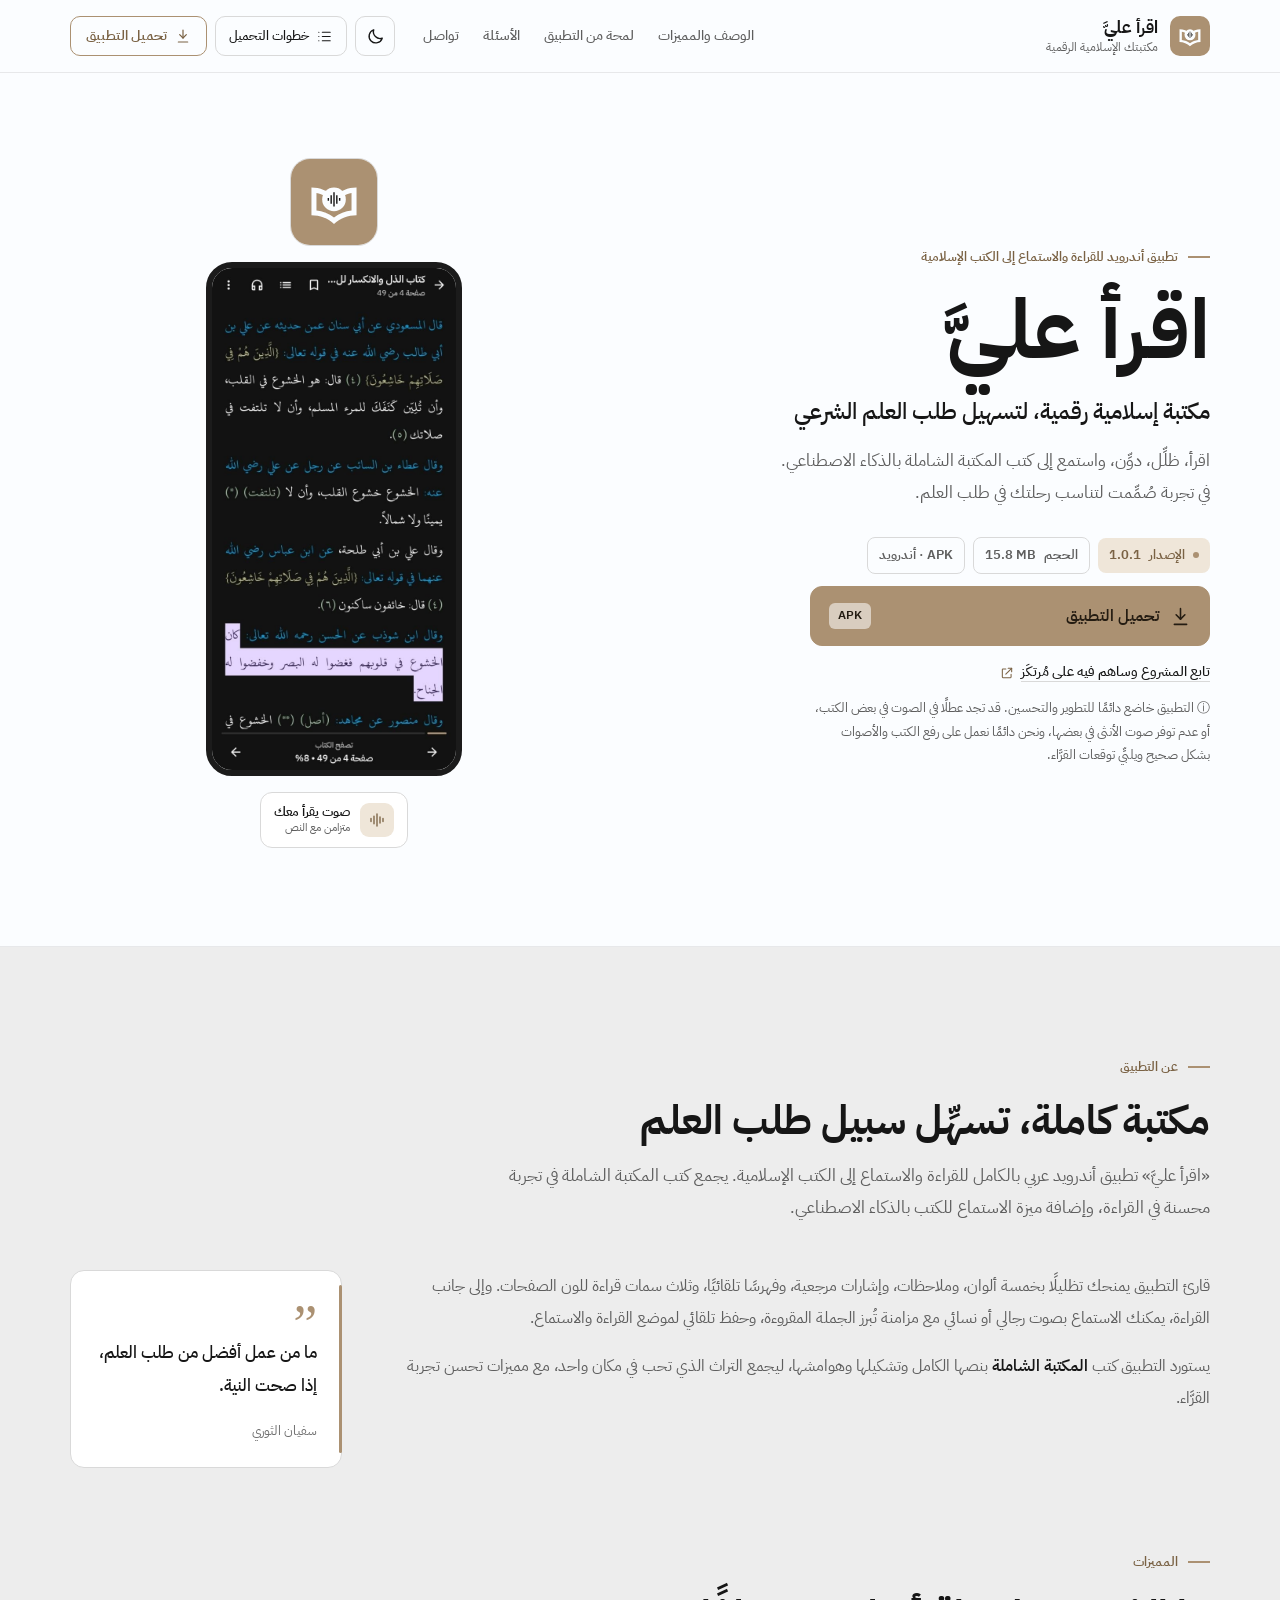
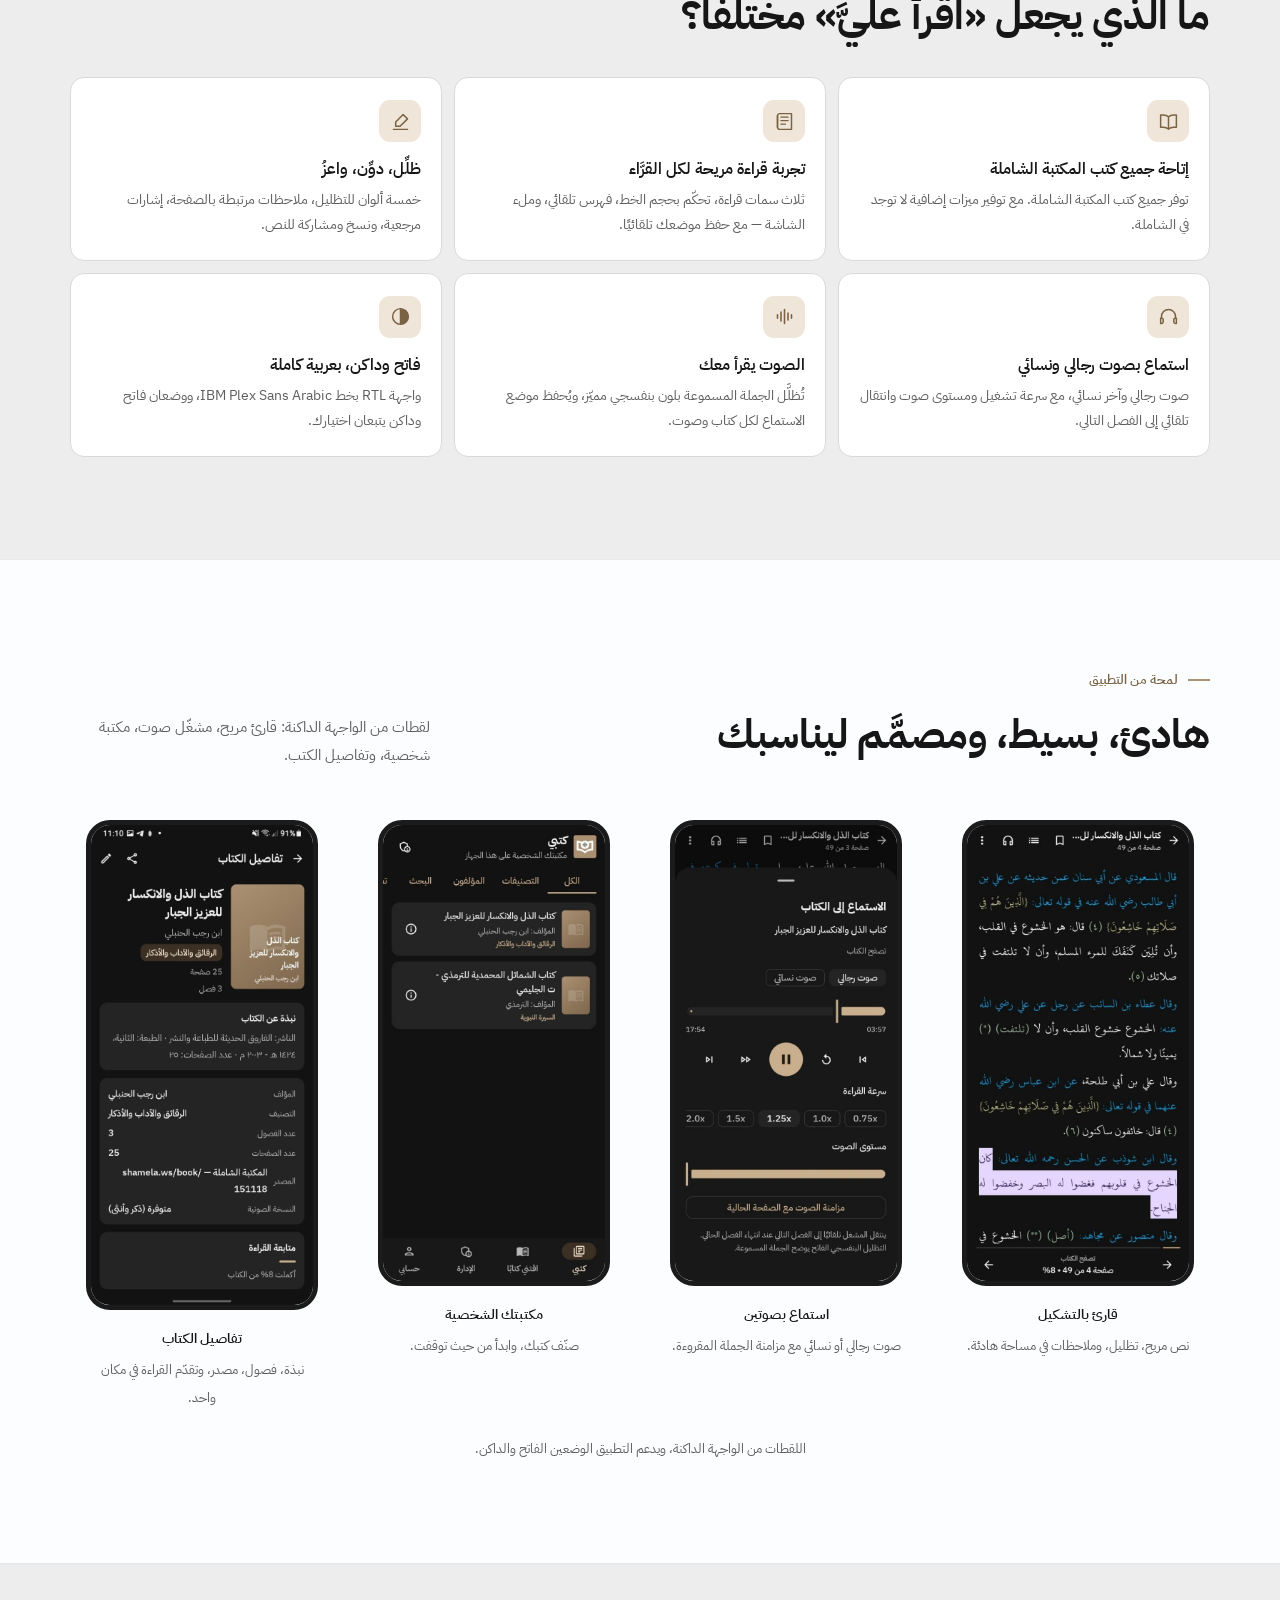
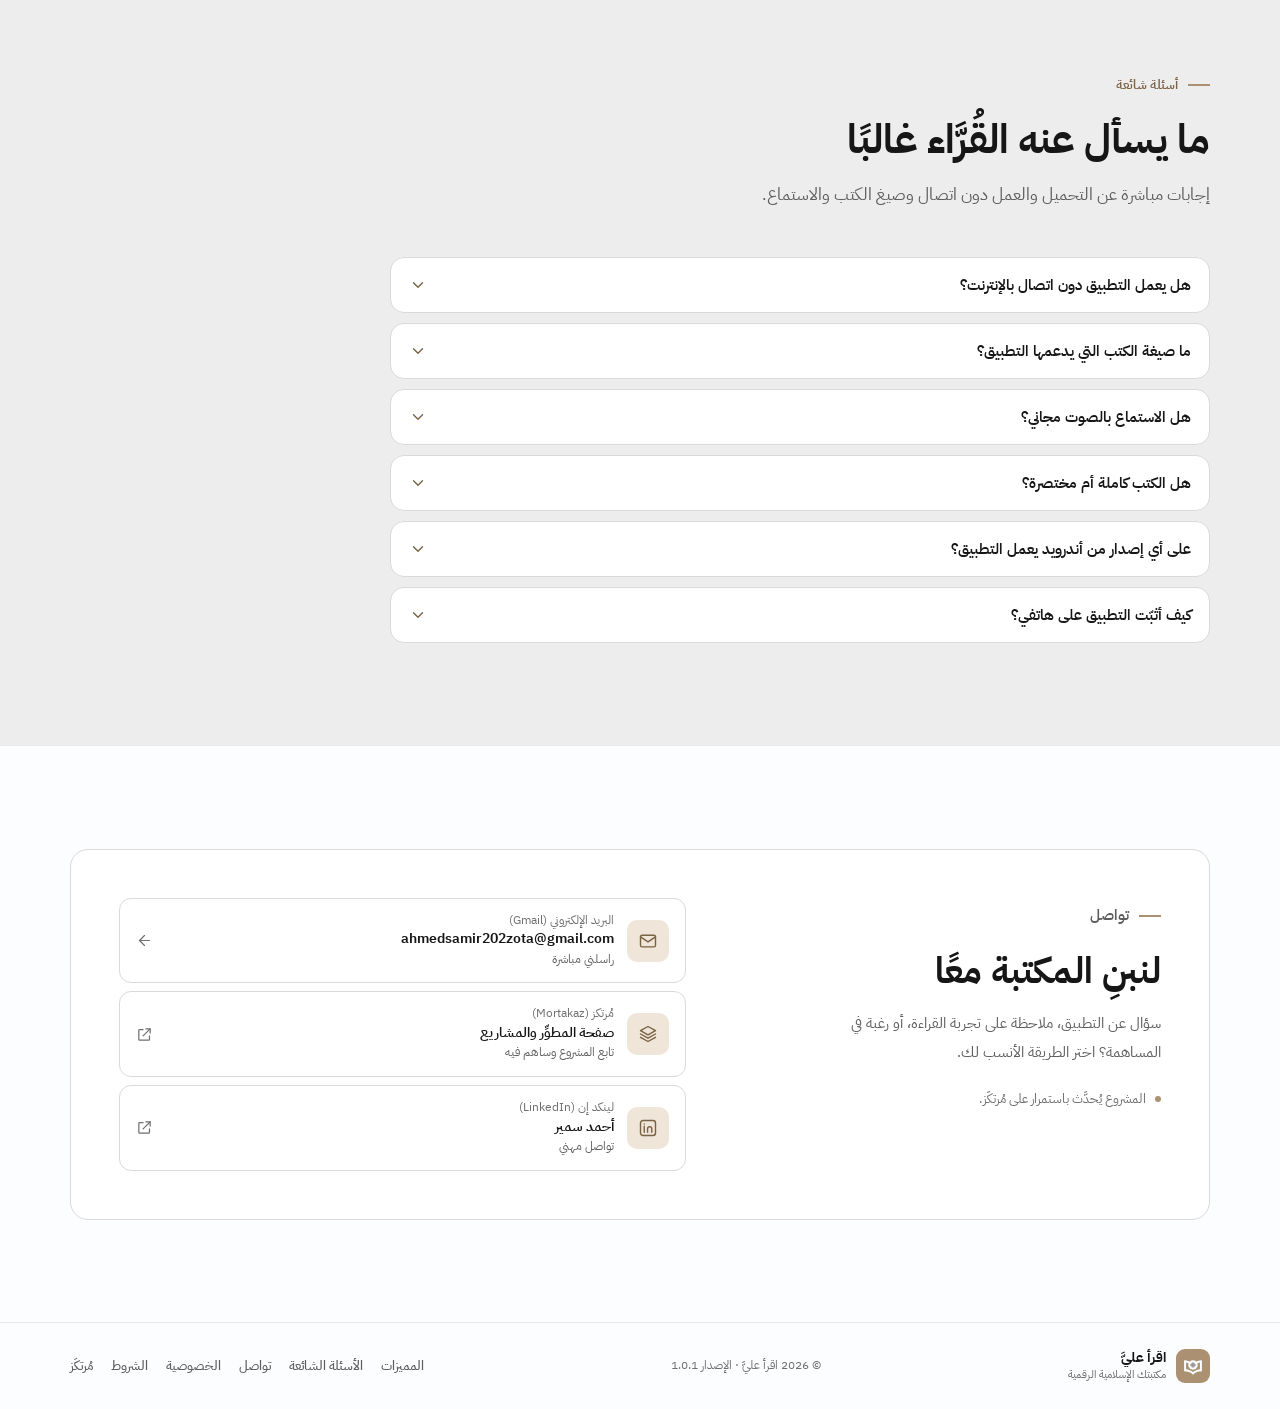
<file: index.html>
<!doctype html>
<html lang="ar" dir="rtl" data-theme="light">
<head>
  <meta charset="utf-8">
  <meta name="viewport" content="width=device-width, initial-scale=1">

  <title>اقرأ عليَّ | تطبيق قراءة واستماع لكتب المكتبة الشاملة</title>
  <meta name="description" content="اقرأ عليَّ تطبيق أندرويد عربي للقراءة والاستماع إلى الكتب الإسلامية: مكتبة عامة وشخصية، قارئ مريح، تظليل وملاحظات، وصوت رجالي ونسائي مع مزامنة النص. الإصدار 1.0.1.">
  <meta name="robots" content="index, follow, max-image-preview:large">
  <link rel="canonical" href="https://iqra-aly.asm-mdd.workers.dev/">
  <meta name="google-site-verification" content="RjCvOKOdCqVKqcRCB-uAg53ATbM7XpCvHMtxi2iY5dQ">
  <meta name="author" content="اقرأ عليَّ">
  <meta name="theme-color" content="#FBFDFF">
  <meta name="color-scheme" content="light dark">

  <link rel="icon" href="assets/img/logo.svg" type="image/svg+xml">
  <link rel="apple-touch-icon" href="assets/img/logo.png">

  <!-- Open Graph — استبدل https://iqra-aly.asm-mdd.workers.dev بدومين الموقع النهائي -->
  <meta property="og:type" content="website">
  <meta property="og:locale" content="ar_AR">
  <meta property="og:site_name" content="اقرأ عليَّ">
  <meta property="og:url" content="https://iqra-aly.asm-mdd.workers.dev/">
  <meta property="og:title" content="اقرأ عليَّ | تطبيق قراءة واستماع لكتب المكتبة الشاملة">
  <meta property="og:description" content="مكتبة إسلامية رقمية لتسهيل طلب العلم الشرعي: اقرأ، ظلِّل، دوِّن، واستمع إلى كتب المكتبة الشاملة بالذكاء الاصطناعي. الإصدار 1.0.1.">
  <meta property="og:image" content="https://iqra-aly.asm-mdd.workers.dev/assets/img/og-cover.png">
  <meta property="og:image:type" content="image/png">
  <meta property="og:image:width" content="1200">
  <meta property="og:image:height" content="630">
  <meta property="og:image:alt" content="اقرأ عليَّ — تطبيق لقراءة كتب المكتبة الشاملة والاستماع إليها">
  <meta name="twitter:card" content="summary_large_image">
  <meta name="twitter:title" content="اقرأ عليَّ | تطبيق قراءة واستماع لكتب المكتبة الشاملة">
  <meta name="twitter:description" content="تطبيق أندرويد عربي للقراءة والاستماع إلى الكتب الإسلامية. الإصدار 1.0.1.">
  <meta name="twitter:image" content="https://iqra-aly.asm-mdd.workers.dev/assets/img/og-cover.png">
  <meta name="twitter:image:alt" content="اقرأ عليَّ — تطبيق لقراءة كتب المكتبة الشاملة والاستماع إليها">

  <script>
    /* ضبط السمة قبل الرسم لمنع وميض الوضع الفاتح. */
    (function () {
      var root = document.documentElement;
      root.classList.add('js');
      try {
        var saved = localStorage.getItem('iqraaly-theme');
        var theme = saved || (window.matchMedia && window.matchMedia('(prefers-color-scheme: dark)').matches ? 'dark' : 'light');
        root.setAttribute('data-theme', theme);
        root.style.colorScheme = theme;
      } catch (e) { /* تجاهل */ }
    })();
  </script>

  <link rel="preload" href="assets/fonts/ibm-plex-sans-arabic-400-arabic.woff2" as="font" type="font/woff2" crossorigin>
  <link rel="preload" href="assets/fonts/ibm-plex-sans-arabic-700-arabic.woff2" as="font" type="font/woff2" crossorigin>

  <link rel="stylesheet" href="assets/css/styles.css">

  <script type="application/ld+json">
  {
    "@context": "https://schema.org",
    "@type": "MobileApplication",
    "name": "اقرأ عليَّ",
    "alternateName": "Iqraaly",
    "keywords": [
      "كتب المكتبة الشاملة",
      "تطبيق كتب إسلامية",
      "قراءة الكتب الإسلامية",
      "الاستماع إلى الكتب",
      "تحويل النص إلى صوت",
      "قارئ كتب عربي",
      "كتب إسلامية بدون إنترنت"
    ],
    "description": "تطبيق أندرويد عربي للقراءة والاستماع إلى الكتب الإسلامية: مكتبة عامة وشخصية، قارئ مريح، تظليل وملاحظات، وصوت رجالي ونسائي مع مزامنة النص.",
    "url": "https://iqra-aly.asm-mdd.workers.dev/",
    "downloadUrl": "https://iqra-aly.asm-mdd.workers.dev/downloads/iqraaly-1.0.1.apk",
    "softwareVersion": "1.0.1",
    "fileSize": "15.8 MB",
    "operatingSystem": "Android 8.0+",
    "applicationCategory": "EducationalApplication",
    "applicationSubCategory": "Islamic books and audiobooks",
    "inLanguage": "ar",
    "isAccessibleForFree": true,
    "offers": {
      "@type": "Offer",
      "price": "0",
      "priceCurrency": "USD"
    },
    "image": "https://iqra-aly.asm-mdd.workers.dev/assets/img/og-cover.png",
    "screenshot": [
      "https://iqra-aly.asm-mdd.workers.dev/assets/img/reader-dark.jpg",
      "https://iqra-aly.asm-mdd.workers.dev/assets/img/audio-dark.jpg",
      "https://iqra-aly.asm-mdd.workers.dev/assets/img/library-list-dark.jpg",
      "https://iqra-aly.asm-mdd.workers.dev/assets/img/details-dark.jpg"
    ],
    "featureList": [
      "قراءة كتب المكتبة الشاملة بالتشكيل والهوامش",
      "الاستماع بصوت رجالي أو نسائي مع مزامنة الجملة المقروءة",
      "تظليل بخمسة ألوان وملاحظات وإشارات مرجعية",
      "وضعان فاتح وداكن بواجهة عربية كاملة"
    ],
    "publisher": {
      "@type": "Organization",
      "name": "اقرأ عليَّ",
      "url": "https://iqra-aly.asm-mdd.workers.dev/",
      "sameAs": [
        "https://www.mortakaz.com/projects/6af4cbbdf67f21ddeceb5f0e",
        "https://www.linkedin.com/in/ahmed-samir-mdd"
      ]
    }
  }
  </script>

  <script type="application/ld+json">
  {
    "@context": "https://schema.org",
    "@type": "FAQPage",
    "inLanguage": "ar",
    "mainEntity": [
      {
        "@type": "Question",
        "name": "هل يعمل التطبيق دون اتصال بالإنترنت؟",
        "acceptedAnswer": {
          "@type": "Answer",
          "text": "نعم، جزئيًا: الكتب التي حمّلتها تُقرأ دون اتصال، ويمكنك تحميل الصوت داخل التطبيق للاستماع إليه دون اتصال. أما تحميل كتاب جديد أو صوت جديد فيحتاج إلى اتصال بالإنترنت."
        }
      },
      {
        "@type": "Question",
        "name": "ما صيغة الكتب التي يدعمها التطبيق؟",
        "acceptedAnswer": {
          "@type": "Answer",
          "text": "يدعم التطبيق حاليًا كتب المكتبة الشاملة بنصها الكامل وتشكيلها وهوامشها، ولا يدعم صيغًا أخرى مثل PDF في الوقت الحالي."
        }
      },
      {
        "@type": "Question",
        "name": "هل الاستماع بالصوت مجاني؟",
        "acceptedAnswer": {
          "@type": "Answer",
          "text": "نعم، الاستماع مجاني بالكامل، بصوت رجالي أو نسائي، دون اشتراك أو دفع."
        }
      },
      {
        "@type": "Question",
        "name": "هل الكتب كاملة أم مختصرة؟",
        "acceptedAnswer": {
          "@type": "Answer",
          "text": "النص كامل كما في المكتبة الشاملة، مع التشكيل والهوامش، دون اختصار."
        }
      },
      {
        "@type": "Question",
        "name": "على أي إصدار من أندرويد يعمل التطبيق؟",
        "acceptedAnswer": {
          "@type": "Answer",
          "text": "يعمل على أندرويد 8.0 وما فوق."
        }
      },
      {
        "@type": "Question",
        "name": "كيف أثبّت التطبيق على هاتفي؟",
        "acceptedAnswer": {
          "@type": "Answer",
          "text": "نزّل ملف APK من أعلى الصفحة، ثم افتحه واضغط «تثبيت». وإذا أظهر Play Protect تحذيرًا، اضغط «مزيد من التفاصيل» ثم «تثبيت على أي حال». واسمح بتثبيت التطبيقات من هذا المصدر إن طلب منك النظام ذلك. تجد الخطوات مفصّلة في زر «خطوات التحميل» أعلى الصفحة."
        }
      }
    ]
  }
  </script>
</head>
<body>
  <a class="skip-link" href="#main">تجاوز إلى المحتوى</a>

  <header class="site-header" id="siteHeader">
    <div class="container header-inner">
      <a class="brand" href="#top" aria-label="اقرأ عليَّ — أعلى الصفحة">
        <img class="brand-logo" src="assets/img/logo.svg" alt="" width="44" height="44">
        <span class="brand-copy">
          <span class="brand-name">اقرأ عليَّ</span>
          <span class="brand-tag">مكتبتك الإسلامية الرقمية</span>
        </span>
      </a>

      <nav class="site-nav" aria-label="التنقل الرئيسي">
        <a href="#about">الوصف والمميزات</a>
        <a href="#preview">لمحة من التطبيق</a>
        <a href="#faq">الأسئلة</a>
        <a href="#contact">تواصل</a>
      </nav>

      <div class="header-actions">
        <button class="theme-toggle" type="button" aria-label="التبديل إلى الوضع الداكن" aria-pressed="false" title="تبديل الوضع الفاتح والداكن">
          <svg class="icon icon-moon" viewBox="0 0 24 24" fill="none" stroke="currentColor" stroke-width="1.7" stroke-linecap="round" stroke-linejoin="round" aria-hidden="true">
            <path d="M20.5 14.2A8.5 8.5 0 0 1 9.8 3.5 8.5 8.5 0 1 0 20.5 14.2Z"/>
          </svg>
          <svg class="icon icon-sun" viewBox="0 0 24 24" fill="none" stroke="currentColor" stroke-width="1.7" stroke-linecap="round" stroke-linejoin="round" aria-hidden="true">
            <circle cx="12" cy="12" r="4"/>
            <path d="M12 2v2M12 20v2M4.93 4.93l1.42 1.42M17.65 17.65l1.42 1.42M2 12h2M20 12h2M4.93 19.07l1.42-1.42M17.65 6.35l1.42-1.42"/>
          </svg>
        </button>

        <button class="btn-steps" type="button" data-steps-open aria-haspopup="dialog" aria-controls="stepsModal" aria-label="خطوات التحميل" title="خطوات تحميل التطبيق وتثبيته">
          <svg viewBox="0 0 24 24" fill="none" stroke="currentColor" stroke-width="1.7" stroke-linecap="round" stroke-linejoin="round" aria-hidden="true">
            <path d="M9 6h11M9 12h11M9 18h11"/>
            <path d="M4 6h.01M4 12h.01M4 18h.01"/>
          </svg>
          <span>خطوات التحميل</span>
        </button>

        <a class="header-cta" href="#download">
          <svg viewBox="0 0 24 24" fill="none" stroke="currentColor" stroke-width="1.8" stroke-linecap="round" stroke-linejoin="round" aria-hidden="true">
            <path d="M12 3v12"/><path d="m7 10 5 5 5-5"/><path d="M5 21h14"/>
          </svg>
          <span>تحميل التطبيق</span>
        </a>
      </div>
    </div>
  </header>

  <main id="main">
    <!-- ===== القسم الأساسي ===== -->
    <section class="hero" id="top">
      <div class="container hero-grid">
        <div class="hero-copy">
          <p class="eyebrow" style="--d:0ms">تطبيق أندرويد للقراءة والاستماع إلى الكتب الإسلامية</p>
          <h1 style="--d:70ms">اقرأ عليَّ</h1>
          <p class="hero-tagline" style="--d:130ms">مكتبة إسلامية رقمية، لتسهيل طلب العلم الشرعي</p>
          <p class="hero-desc" style="--d:190ms">
            اقرأ، ظلِّل، دوِّن، واستمع إلى كتب المكتبة الشاملة بالذكاء الاصطناعي. في تجربة صُمِّمت لتناسب رحلتك في طلب العلم.
          </p>

          <div class="download-box" id="download" style="--d:250ms">
            <div class="version-row">
              <span class="version-pill">
                <span class="status-dot" aria-hidden="true"></span>
                الإصدار <bdi data-version>1.0.1</bdi>
              </span>
              <span class="meta-pill">الحجم <bdi data-apk-size>15.8 MB</bdi></span>
              <span class="meta-pill">APK · أندرويد</span>
            </div>

            <button class="btn-download" id="downloadBtn" type="button" aria-describedby="downloadNote">
              <svg viewBox="0 0 24 24" fill="none" stroke="currentColor" stroke-width="1.8" stroke-linecap="round" stroke-linejoin="round" aria-hidden="true">
                <path d="M12 3v12"/><path d="m7 10 5 5 5-5"/><path d="M5 21h14"/>
              </svg>
              <span class="btn-label">تحميل التطبيق</span>
              <span class="btn-badge">APK</span>
            </button>

            <a class="mortakaz-link" href="https://www.mortakaz.com/projects/6af4cbbdf67f21ddeceb5f0e" target="_blank" rel="noopener noreferrer">
              <span>تابع المشروع وساهم فيه على مُرتكَز<span class="sr-only"> (يفتح في نافذة جديدة)</span></span>
              <svg viewBox="0 0 24 24" fill="none" stroke="currentColor" stroke-width="1.8" stroke-linecap="round" stroke-linejoin="round" aria-hidden="true">
                <path d="M14 4h6v6"/><path d="M20 4 10 14"/><path d="M19 14v5a1 1 0 0 1-1 1H5a1 1 0 0 1-1-1V6a1 1 0 0 1 1-1h5"/>
              </svg>
            </a>

            <p class="download-note" id="downloadNote">ⓘ التطبيق خاضع دائمًا للتطوير والتحسين. قد تجد عطلًا في الصوت في بعض الكتب، أو عدم توفر صوت الأنثى في بعضها، ونحن دائمًا نعمل على رفع الكتب والأصوات بشكل صحيح ويلبِّي توقعات القرَّاء.</p>
          </div>
        </div>

        <div class="hero-visual" style="--d:180ms">
          <div class="phone phone-hero">
            <img src="assets/img/reader-dark.jpg" alt="واجهة قارئ تطبيق اقرأ عليَّ لقراءة كتب المكتبة الشاملة مع تظليل الجملة المسموعة" width="628" height="1183" fetchpriority="high">
          </div>
          <div class="logo-card">
            <img src="assets/img/logo.svg" alt="شعار تطبيق اقرأ عليَّ" width="180" height="180">
          </div>
          <div class="float-chip">
            <span class="chip-icon" aria-hidden="true">
              <svg viewBox="0 0 24 24" fill="none" stroke="currentColor" stroke-width="1.8" stroke-linecap="round" aria-hidden="true">
                <path d="M4 10v4M8 7v10M12 4v16M16 8v8M20 10v4"/>
              </svg>
            </span>
            <span class="chip-copy">
              <strong>صوت يقرأ معك</strong>
              <small>متزامن مع النص</small>
            </span>
          </div>
        </div>
      </div>
    </section>

    <!-- ===== الوصف والمميزات ===== -->
    <section class="section about" id="about">
      <div class="container">
        <div class="section-head" data-reveal>
          <p class="eyebrow">عن التطبيق</p>
          <h2>مكتبة كاملة، تسهِّل سبيل طلب العلم</h2>
          <p class="section-lead">
            «اقرأ عليَّ» تطبيق أندرويد عربي بالكامل للقراءة والاستماع إلى الكتب الإسلامية.
            يجمع كتب المكتبة الشاملة في تجربة محسنة في القراءة، وإضافة ميزة الاستماع للكتب بالذكاء الاصطناعي.
          </p>
        </div>

        <div class="about-grid">
          <div class="about-copy" data-reveal>
            <p>
              قارئ التطبيق يمنحك تظليلًا بخمسة ألوان، وملاحظات، وإشارات مرجعية،
              وفهرسًا تلقائيًا، وثلاث سمات قراءة للون الصفحات. وإلى جانب القراءة، يمكنك الاستماع
              بصوت رجالي أو نسائي مع مزامنة تُبرز الجملة المقروءة، وحفظ تلقائي
              لموضع القراءة والاستماع.
            </p>
            <p>
              يستورد التطبيق كتب <strong>المكتبة الشاملة</strong> بنصها الكامل
              وتشكيلها وهوامشها، ليجمع التراث الذي تحب في مكان واحد، مع مميزات تحسن تجربة القرَّاء.
            </p>
          </div>

          <aside class="quote-card" data-reveal style="--d:100ms">
            <span class="quote-mark" aria-hidden="true">”</span>
            <blockquote>ما من عمل أفضل من طلب العلم، إذا صحت النية.</blockquote>
            <span class="quote-source">سفيان الثوري</span>
          </aside>
        </div>

        <div class="features-head" data-reveal>
          <p class="eyebrow">المميزات</p>
          <h2>ما الذي يجعل «اقرأ عليَّ» مختلفًا؟</h2>
        </div>

        <div class="features-grid">
          <article class="feature-card" data-reveal>
            <span class="feature-icon" aria-hidden="true">
              <svg viewBox="0 0 24 24" fill="none" stroke="currentColor" stroke-width="1.7" stroke-linecap="round" stroke-linejoin="round">
                <path d="M12 6.5C10.5 5.2 8.5 4.5 6 4.5H3v14h3c2.5 0 4.5.7 6 2 1.5-1.3 3.5-2 6-2h3v-14h-3c-2.5 0-4.5.7-6 2Z"/>
                <path d="M12 6.5v14"/>
              </svg>
            </span>
            <h3>إتاحة جميع كتب المكتبة الشاملة</h3>
            <p>توفر جميع كتب المكتبة الشاملة. مع توفير ميزات إضافية لا توجد في الشاملة.</p>
          </article>

          <article class="feature-card" data-reveal style="--d:60ms">
            <span class="feature-icon" aria-hidden="true">
              <svg viewBox="0 0 24 24" fill="none" stroke="currentColor" stroke-width="1.7" stroke-linecap="round" stroke-linejoin="round">
                <path d="M4 5.5A2.5 2.5 0 0 1 6.5 3H20v18H6.5A2.5 2.5 0 0 1 4 18.5z"/>
                <path d="M4 5.5v13"/><path d="M8 7h8M8 11h8M8 15h5"/>
              </svg>
            </span>
            <h3>تجربة قراءة مريحة لكل القرَّاء</h3>
            <p>ثلاث سمات قراءة، تحكّم بحجم الخط، فهرس تلقائي، وملء الشاشة — مع حفظ موضعك تلقائيًا.</p>
          </article>

          <article class="feature-card" data-reveal style="--d:120ms">
            <span class="feature-icon" aria-hidden="true">
              <svg viewBox="0 0 24 24" fill="none" stroke="currentColor" stroke-width="1.7" stroke-linecap="round" stroke-linejoin="round">
                <path d="m15 4 5 5-8.5 8.5H6.5V12.5z"/>
                <path d="M4 21h16"/>
              </svg>
            </span>
            <h3>ظلِّل، دوِّن، واعزُ</h3>
            <p>خمسة ألوان للتظليل، ملاحظات مرتبطة بالصفحة، إشارات مرجعية، ونسخ ومشاركة للنص.</p>
          </article>

          <article class="feature-card" data-reveal style="--d:180ms">
            <span class="feature-icon" aria-hidden="true">
              <svg viewBox="0 0 24 24" fill="none" stroke="currentColor" stroke-width="1.7" stroke-linecap="round" stroke-linejoin="round">
                <path d="M4 14v-2a8 8 0 0 1 16 0v2"/>
                <path d="M4 14a2 2 0 0 1 2 2v2a2 2 0 0 1-2 2H3v-6z"/>
                <path d="M20 14a2 2 0 0 0-2 2v2a2 2 0 0 0 2 2h1v-6z"/>
              </svg>
            </span>
            <h3>استماع بصوت رجالي ونسائي</h3>
            <p>صوت رجالي وآخر نسائي، مع سرعة تشغيل ومستوى صوت وانتقال تلقائي إلى الفصل التالي.</p>
          </article>

          <article class="feature-card" data-reveal>
            <span class="feature-icon" aria-hidden="true">
              <svg viewBox="0 0 24 24" fill="none" stroke="currentColor" stroke-width="1.8" stroke-linecap="round" stroke-linejoin="round">
                <path d="M4 10v4M8 7v10M12 4v16M16 8v8M20 10v4"/>
              </svg>
            </span>
            <h3>الصوت يقرأ معك</h3>
            <p>تُظلَّل الجملة المسموعة بلون بنفسجي مميّز، ويُحفظ موضع الاستماع لكل كتاب وصوت.</p>
          </article>

          <article class="feature-card" data-reveal style="--d:120ms">
            <span class="feature-icon" aria-hidden="true">
              <svg viewBox="0 0 24 24" fill="none" stroke="currentColor" stroke-width="1.7" stroke-linecap="round" stroke-linejoin="round">
                <circle cx="12" cy="12" r="9"/>
                <path d="M12 3v18"/>
                <path d="M12 3a9 9 0 0 1 0 18z" fill="currentColor" stroke="none"/>
              </svg>
            </span>
            <h3>فاتح وداكن، بعربية كاملة</h3>
            <p>واجهة RTL بخط IBM Plex Sans Arabic، ووضعان فاتح وداكن يتبعان اختيارك.</p>
          </article>

        </div>
      </div>
    </section>

    <!-- ===== لمحة من التطبيق ===== -->
    <section class="section preview" id="preview">
      <div class="container">
        <div class="section-head split" data-reveal>
          <div>
            <p class="eyebrow">لمحة من التطبيق</p>
            <h2>هادئ، بسيط، ومصمَّم ليناسبك</h2>
          </div>
          <p class="section-lead">
            لقطات من الواجهة الداكنة: قارئ مريح، مشغّل صوت، مكتبة شخصية،
            وتفاصيل الكتب.
          </p>
        </div>

        <div class="screens" role="region" aria-label="لقطات من التطبيق — يمكن التمرير أفقيًا" tabindex="0">
          <figure class="screen" data-reveal>
            <div class="phone">
              <img src="assets/img/reader-dark.jpg" alt="واجهة القارئ في تطبيق اقرأ عليَّ" width="628" height="1183" loading="lazy">
            </div>
            <figcaption>
              <strong>قارئ بالتشكيل</strong>
              <span>نص مريح، تظليل، وملاحظات في مساحة هادئة.</span>
            </figcaption>
          </figure>

          <figure class="screen" data-reveal style="--d:80ms">
            <div class="phone">
              <img src="assets/img/audio-dark.jpg" alt="واجهة الاستماع إلى الكتاب في تطبيق اقرأ عليَّ" width="628" height="1183" loading="lazy">
            </div>
            <figcaption>
              <strong>استماع بصوتين</strong>
              <span>صوت رجالي أو نسائي مع مزامنة الجملة المقروءة.</span>
            </figcaption>
          </figure>

          <figure class="screen" data-reveal style="--d:160ms">
            <div class="phone">
              <img src="assets/img/library-list-dark.jpg" alt="واجهة المكتبة الشخصية في تطبيق اقرأ عليَّ" width="628" height="1183" loading="lazy">
            </div>
            <figcaption>
              <strong>مكتبتك الشخصية</strong>
              <span>صنّف كتبك، وابدأ من حيث توقفت.</span>
            </figcaption>
          </figure>

          <figure class="screen" data-reveal style="--d:240ms">
            <div class="phone">
              <img src="assets/img/details-dark.jpg" alt="واجهة تفاصيل الكتاب في تطبيق اقرأ عليَّ" width="628" height="1183" loading="lazy">
            </div>
            <figcaption>
              <strong>تفاصيل الكتاب</strong>
              <span>نبذة، فصول، مصدر، وتقدّم القراءة في مكان واحد.</span>
            </figcaption>
          </figure>
        </div>

        <p class="preview-note" data-reveal>اللقطات من الواجهة الداكنة، ويدعم التطبيق الوضعين الفاتح والداكن.</p>
      </div>
    </section>

    <!-- ===== الأسئلة الشائعة ===== -->
    <section class="section faq" id="faq">
      <div class="container">
        <div class="section-head" data-reveal>
          <p class="eyebrow">أسئلة شائعة</p>
          <h2>ما يسأل عنه القُرَّاء غالبًا</h2>
          <p class="section-lead">
            إجابات مباشرة عن التحميل والعمل دون اتصال وصيغ الكتب والاستماع.
          </p>
        </div>

        <div class="faq-list">
          <details class="faq-item" data-reveal>
            <summary>
              <span>هل يعمل التطبيق دون اتصال بالإنترنت؟</span>
              <svg class="faq-chevron" viewBox="0 0 24 24" fill="none" stroke="currentColor" stroke-width="1.8" stroke-linecap="round" stroke-linejoin="round" aria-hidden="true">
                <path d="m6 9 6 6 6-6"/>
              </svg>
            </summary>
            <div class="faq-answer">
              <p>
                نعم، جزئيًا: الكتب التي حمّلتها تُقرأ دون اتصال، ويمكنك تحميل الصوت
                داخل التطبيق للاستماع إليه دون اتصال. أما تحميل كتاب جديد أو صوت جديد
                فيحتاج إلى اتصال بالإنترنت.
              </p>
            </div>
          </details>

          <details class="faq-item" data-reveal style="--d:60ms">
            <summary>
              <span>ما صيغة الكتب التي يدعمها التطبيق؟</span>
              <svg class="faq-chevron" viewBox="0 0 24 24" fill="none" stroke="currentColor" stroke-width="1.8" stroke-linecap="round" stroke-linejoin="round" aria-hidden="true">
                <path d="m6 9 6 6 6-6"/>
              </svg>
            </summary>
            <div class="faq-answer">
              <p>
                يدعم التطبيق حاليًا كتب المكتبة الشاملة بنصها الكامل وتشكيلها وهوامشها،
                ولا يدعم صيغًا أخرى مثل PDF في الوقت الحالي.
              </p>
            </div>
          </details>

          <details class="faq-item" data-reveal style="--d:120ms">
            <summary>
              <span>هل الاستماع بالصوت مجاني؟</span>
              <svg class="faq-chevron" viewBox="0 0 24 24" fill="none" stroke="currentColor" stroke-width="1.8" stroke-linecap="round" stroke-linejoin="round" aria-hidden="true">
                <path d="m6 9 6 6 6-6"/>
              </svg>
            </summary>
            <div class="faq-answer">
              <p>
                نعم، الاستماع مجاني بالكامل، بصوت رجالي أو نسائي، دون اشتراك أو دفع.
              </p>
            </div>
          </details>

          <details class="faq-item" data-reveal style="--d:180ms">
            <summary>
              <span>هل الكتب كاملة أم مختصرة؟</span>
              <svg class="faq-chevron" viewBox="0 0 24 24" fill="none" stroke="currentColor" stroke-width="1.8" stroke-linecap="round" stroke-linejoin="round" aria-hidden="true">
                <path d="m6 9 6 6 6-6"/>
              </svg>
            </summary>
            <div class="faq-answer">
              <p>
                النص كامل كما في المكتبة الشاملة، مع التشكيل والهوامش، دون اختصار.
              </p>
            </div>
          </details>

          <details class="faq-item" data-reveal style="--d:240ms">
            <summary>
              <span>على أي إصدار من أندرويد يعمل التطبيق؟</span>
              <svg class="faq-chevron" viewBox="0 0 24 24" fill="none" stroke="currentColor" stroke-width="1.8" stroke-linecap="round" stroke-linejoin="round" aria-hidden="true">
                <path d="m6 9 6 6 6-6"/>
              </svg>
            </summary>
            <div class="faq-answer">
              <p>
                يعمل على أندرويد <bdi data-min-android>8.0</bdi> وما فوق.
              </p>
            </div>
          </details>

          <details class="faq-item" data-reveal style="--d:300ms">
            <summary>
              <span>كيف أثبّت التطبيق على هاتفي؟</span>
              <svg class="faq-chevron" viewBox="0 0 24 24" fill="none" stroke="currentColor" stroke-width="1.8" stroke-linecap="round" stroke-linejoin="round" aria-hidden="true">
                <path d="m6 9 6 6 6-6"/>
              </svg>
            </summary>
            <div class="faq-answer">
              <p>
                نزّل ملف APK من أعلى الصفحة، ثم افتحه واضغط «تثبيت». وإذا أظهر
                Play Protect تحذيرًا، اضغط «مزيد من التفاصيل» ثم «تثبيت على أي حال».
                واسمح بتثبيت التطبيقات من هذا المصدر إن طلب منك النظام ذلك.
                تجد الخطوات مفصّلة في زر «خطوات التحميل» أعلى الصفحة.
              </p>
            </div>
          </details>
        </div>
      </div>
    </section>

    <!-- ===== التواصل ===== -->
    <section class="section contact" id="contact">
      <div class="container">
        <div class="contact-panel" data-reveal>
          <div class="contact-intro">
            <p class="eyebrow">تواصل</p>
            <h2>لنبنِ المكتبة معًا</h2>
            <p>
              سؤال عن التطبيق، ملاحظة على تجربة القراءة، أو رغبة في المساهمة؟
              اختر الطريقة الأنسب لك.
            </p>
            <p class="contact-note">
              <span class="status-dot" aria-hidden="true"></span>
              المشروع يُحدَّث باستمرار على مُرتكَز.
            </p>
          </div>

          <div class="contact-links">
            <a class="contact-card" href="mailto:ahmedsamir202zota@gmail.com">
              <span class="contact-icon" aria-hidden="true">
                <svg viewBox="0 0 24 24" fill="none" stroke="currentColor" stroke-width="1.7" stroke-linecap="round" stroke-linejoin="round">
                  <rect x="3" y="5" width="18" height="14" rx="2"/>
                  <path d="m3 7 9 6 9-6"/>
                </svg>
              </span>
              <span class="contact-body">
                <span class="contact-label">البريد الإلكتروني (Gmail)</span>
                <span class="contact-value" dir="ltr">ahmedsamir202zota@gmail.com</span>
                <span class="contact-sub">راسلني مباشرة</span>
              </span>
              <svg class="contact-arrow" viewBox="0 0 24 24" fill="none" stroke="currentColor" stroke-width="1.7" stroke-linecap="round" stroke-linejoin="round" aria-hidden="true">
                <path d="M19 12H5"/><path d="m12 19-7-7 7-7"/>
              </svg>
            </a>

            <a class="contact-card" href="https://www.mortakaz.com/users/6af227ad4dae0e6b0224735f?tab=projects" target="_blank" rel="noopener noreferrer">
              <span class="contact-icon" aria-hidden="true">
                <svg viewBox="0 0 24 24" fill="none" stroke="currentColor" stroke-width="1.7" stroke-linecap="round" stroke-linejoin="round">
                  <path d="m12 3 9 5-9 5-9-5z"/>
                  <path d="m3 12 9 5 9-5"/>
                  <path d="m3 16 9 5 9-5"/>
                </svg>
              </span>
              <span class="contact-body">
                <span class="contact-label">مُرتكز (Mortakaz)</span>
                <span class="contact-value">صفحة المطوِّر والمشاريع</span>
                <span class="contact-sub">تابع المشروع وساهم فيه</span>
              </span>
              <svg class="contact-arrow" viewBox="0 0 24 24" fill="none" stroke="currentColor" stroke-width="1.7" stroke-linecap="round" stroke-linejoin="round" aria-hidden="true">
                <path d="M14 4h6v6"/><path d="M20 4 10 14"/><path d="M19 14v5a1 1 0 0 1-1 1H5a1 1 0 0 1-1-1V6a1 1 0 0 1 1-1h5"/>
              </svg>
              <span class="sr-only"> (يفتح في نافذة جديدة)</span>
            </a>

            <a class="contact-card" href="https://www.linkedin.com/in/ahmed-samir-mdd" target="_blank" rel="noopener noreferrer">
              <span class="contact-icon" aria-hidden="true">
                <svg viewBox="0 0 24 24" fill="none" stroke="currentColor" stroke-width="1.7" stroke-linecap="round" stroke-linejoin="round">
                  <rect x="3" y="3" width="18" height="18" rx="3"/>
                  <path d="M7.5 10v7M7.5 7.2v.1"/>
                  <path d="M11.5 17v-4a2.5 2.5 0 0 1 5 0v4"/>
                </svg>
              </span>
              <span class="contact-body">
                <span class="contact-label">لينكد إن (LinkedIn)</span>
                <span class="contact-value">أحمد سمير</span>
                <span class="contact-sub">تواصل مهني</span>
              </span>
              <svg class="contact-arrow" viewBox="0 0 24 24" fill="none" stroke="currentColor" stroke-width="1.7" stroke-linecap="round" stroke-linejoin="round" aria-hidden="true">
                <path d="M14 4h6v6"/><path d="M20 4 10 14"/><path d="M19 14v5a1 1 0 0 1-1 1H5a1 1 0 0 1-1-1V6a1 1 0 0 1 1-1h5"/>
              </svg>
              <span class="sr-only"> (يفتح في نافذة جديدة)</span>
            </a>
          </div>
        </div>
      </div>
    </section>
  </main>

  <footer class="site-footer">
    <div class="container footer-inner">
      <a class="footer-brand" href="#top" aria-label="اقرأ عليَّ — أعلى الصفحة">
        <img src="assets/img/logo.svg" alt="" width="36" height="36">
        <span>
          <strong>اقرأ عليَّ</strong>
          <small>مكتبتك الإسلامية الرقمية</small>
        </span>
      </a>

      <p class="footer-copy">
        © <bdi data-year>2026</bdi> اقرأ عليَّ · الإصدار <bdi data-version>1.0.1</bdi>
      </p>

      <nav class="footer-links" aria-label="روابط التذييل">
        <a href="#about">المميزات</a>
        <a href="#faq">الأسئلة الشائعة</a>
        <a href="#contact">تواصل</a>
        <a href="privacy">الخصوصية</a>
        <a href="terms">الشروط</a>
        <a href="https://www.mortakaz.com/projects/6af4cbbdf67f21ddeceb5f0e" target="_blank" rel="noopener noreferrer">مُرتكَز</a>
      </nav>
    </div>
  </footer>

  <div class="toast" id="toast" role="status" aria-live="polite" aria-atomic="true">
    <svg viewBox="0 0 24 24" fill="none" stroke="currentColor" stroke-width="1.8" stroke-linecap="round" stroke-linejoin="round" aria-hidden="true">
      <circle cx="12" cy="12" r="9"/><path d="M12 11v5"/><path d="M12 8v.01"/>
    </svg>
    <span id="toastText"></span>
  </div>

  <!-- نافذة خطوات تثبيت تطبيق أندرويد -->
  <dialog class="steps-modal" id="stepsModal" aria-labelledby="stepsTitle" aria-describedby="stepsIntro">
    <div class="steps-modal-inner">
      <header class="steps-head">
        <h2 id="stepsTitle">خطوات تثبيت التطبيق على أندرويد</h2>
        <button class="steps-close" type="button" data-steps-close aria-label="إغلاق نافذة خطوات التحميل" title="إغلاق">
          <svg viewBox="0 0 24 24" fill="none" stroke="currentColor" stroke-width="1.8" stroke-linecap="round" aria-hidden="true">
            <path d="m6 6 12 12M18 6 6 18"/>
          </svg>
        </button>
      </header>

      <p class="steps-intro" id="stepsIntro">
        نزِّل ملف التطبيق من الصفحة، ثم اتبع هذه الخطوات بالترتيب. قد تختلف أسماء الأزرار قليلًا حسب إصدار أندرويد والهاتف.
      </p>

      <ol class="steps-list">
        <li class="step">
          <span class="step-num" aria-hidden="true">1</span>
          <div class="step-body">
            <h3>افتح ملف التثبيت</h3>
            <p>
              من تطبيق «الملفات» على هاتفك، افتح مجلد <bdi>Installation files</bdi> (أو «التنزيلات»)،
              ثم اضغط على ملف <bdi dir="ltr">iqraaly-<span data-version>1.0.1</span>.apk</bdi>.
            </p>
          </div>
        </li>

        <li class="step">
          <span class="step-num" aria-hidden="true">2</span>
          <div class="step-body">
            <h3>اضغط «تثبيت»</h3>
            <p>ستظهر رسالة: «هل تريد تثبيت هذا التطبيق؟» اضغط <span class="ui-label">تثبيت</span> للمتابعة.</p>
          </div>
        </li>

        <li class="step">
          <span class="step-num" aria-hidden="true">3</span>
          <div class="step-body">
            <h3>تجاوز تحذير Play Protect</h3>
            <p>
              قد يُظهر Google Play Protect تنبيهًا: «تم حظر تطبيق ضار». اضغط
              <span class="ui-label">مزيد من التفاصيل</span> لعرض الخيارات.
            </p>
          </div>
        </li>

        <li class="step">
          <span class="step-num" aria-hidden="true">4</span>
          <div class="step-body">
            <h3>اختر «تثبيت على أي حال»</h3>
            <p>من شاشة التحذير اضغط <span class="ui-label">تثبيت على أي حال</span> لإكمال تثبيت التطبيق.</p>
          </div>
        </li>

        <li class="step">
          <span class="step-num" aria-hidden="true">5</span>
          <div class="step-body">
            <h3>افتح التطبيق</h3>
            <p>بعد ظهور رسالة «تم تثبيت التطبيق» اضغط <span class="ui-label">فتح</span>، ثم سجِّل الدخول بحساب Google.</p>
          </div>
        </li>
      </ol>

      <p class="steps-note">
        ⓘ تحذير Play Protect طبيعي لأن التطبيق يُثبَّت خارج متجر Google Play. وإن طلب منك النظام السماح
        بتثبيت التطبيقات من هذا المصدر، فعِّل الخيار من الإعدادات ثم أعد فتح ملف APK.
      </p>

      <div class="steps-foot">
        <button class="btn-steps-download" type="button" data-steps-download>تحميل ملف APK</button>
        <button class="btn-steps-later" type="button" data-steps-close>إغلاق</button>
      </div>
    </div>
  </dialog>

  <script src="assets/js/config.js" defer></script>
  <script src="assets/js/main.js" defer></script>
</body>
</html>
</file>
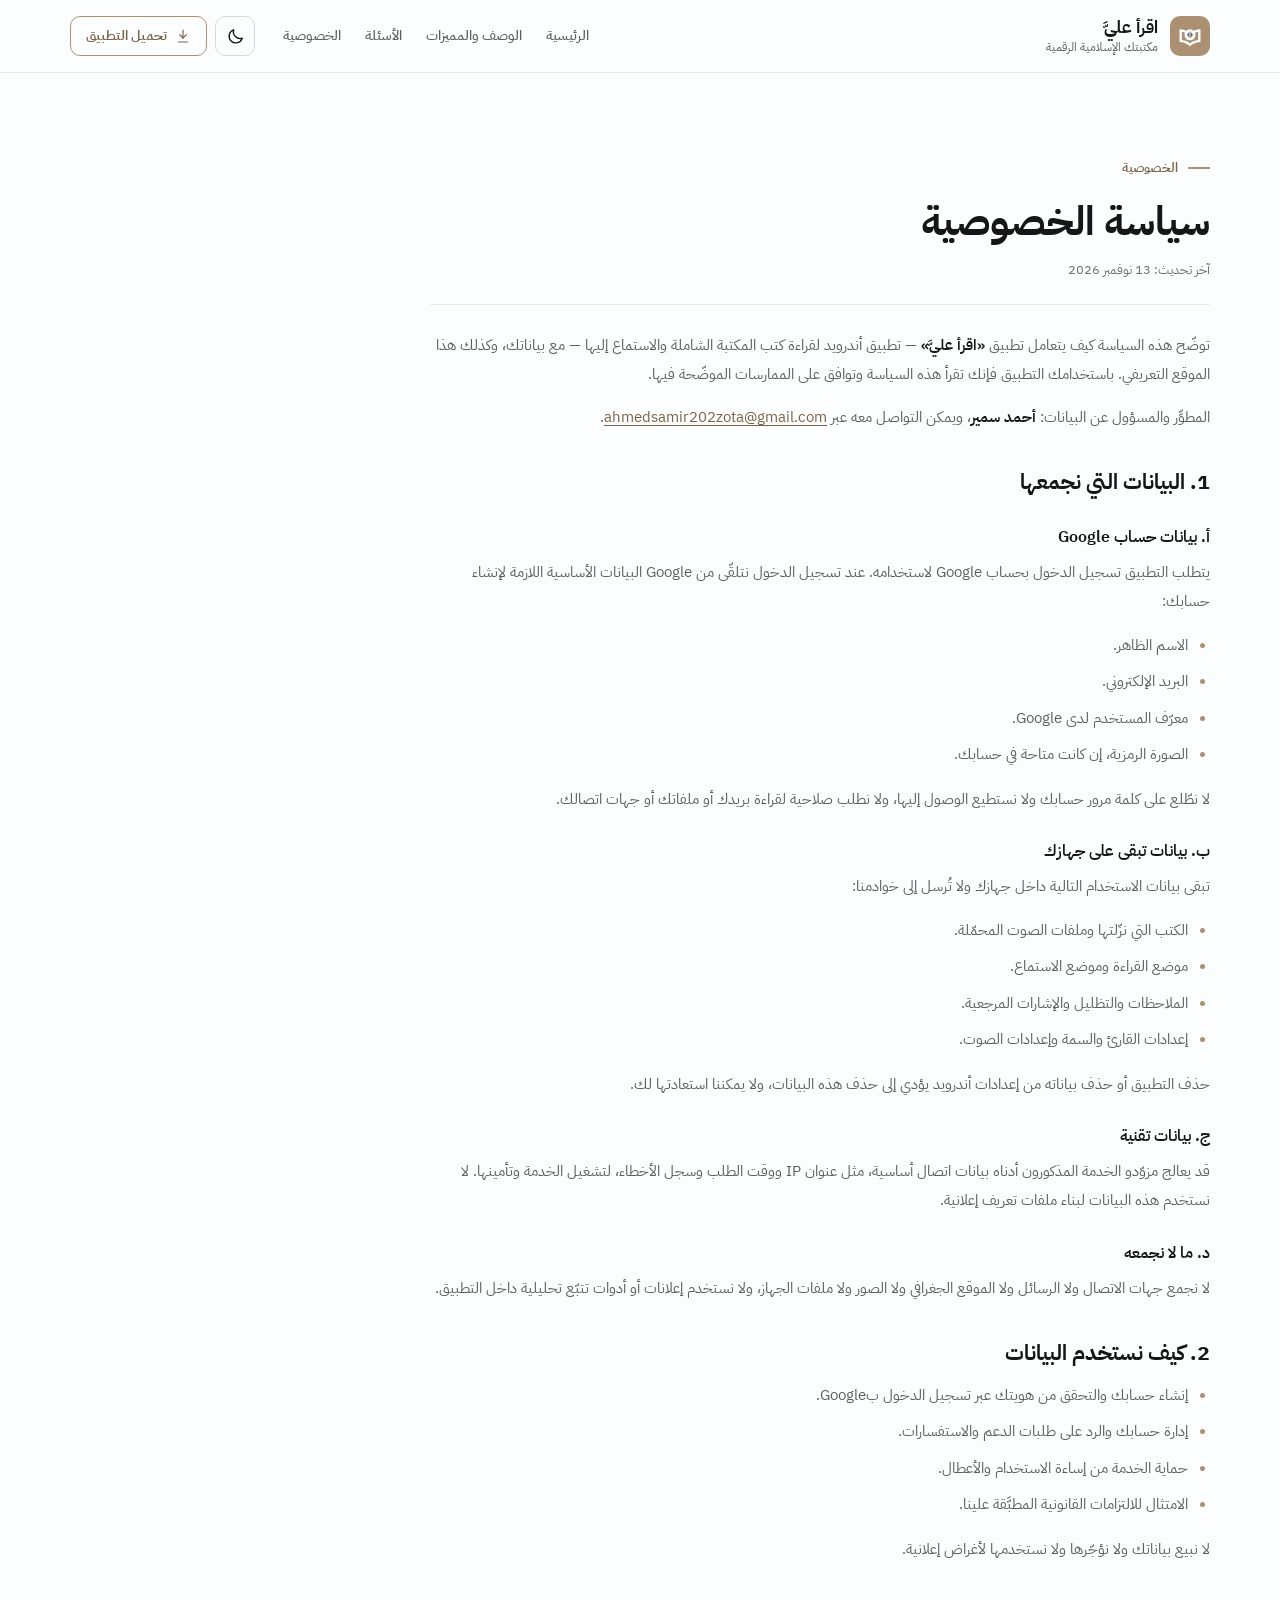
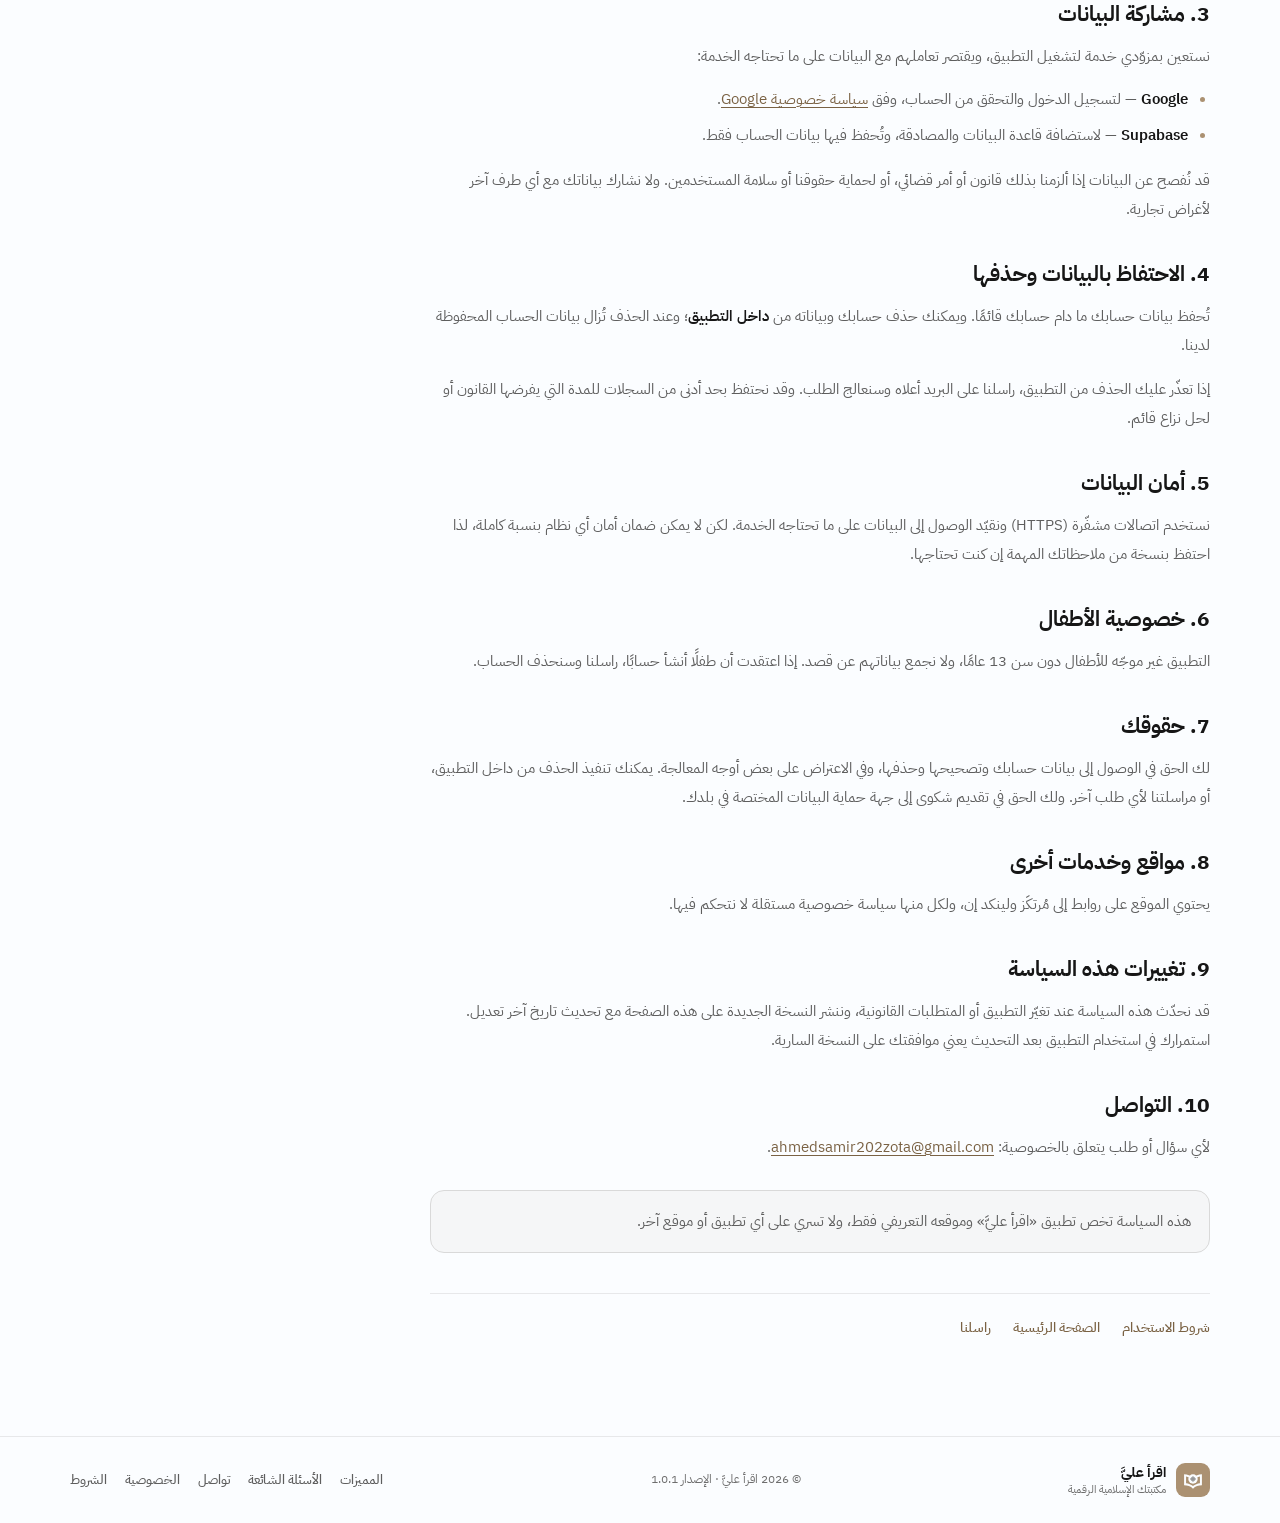
<file: privacy.html>
<!doctype html>
<html lang="ar" dir="rtl" data-theme="light">
<head>
  <meta charset="utf-8">
  <meta name="viewport" content="width=device-width, initial-scale=1">

  <title>سياسة الخصوصية | اقرأ عليَّ</title>
  <meta name="description" content="سياسة الخصوصية في تطبيق اقرأ عليَّ: بيانات حساب Google، البيانات المحفوظة على جهازك، مشاركة البيانات، وحذف الحساب.">
  <meta name="robots" content="index, follow">
  <link rel="canonical" href="https://iqra-aly.asm-mdd.workers.dev/privacy">
  <meta name="author" content="اقرأ عليَّ">
  <meta name="theme-color" content="#FBFDFF">
  <meta name="color-scheme" content="light dark">

  <link rel="icon" href="assets/img/logo.svg" type="image/svg+xml">
  <link rel="apple-touch-icon" href="assets/img/logo.png">

  <meta property="og:type" content="website">
  <meta property="og:locale" content="ar_AR">
  <meta property="og:site_name" content="اقرأ عليَّ">
  <meta property="og:url" content="https://iqra-aly.asm-mdd.workers.dev/privacy">
  <meta property="og:title" content="سياسة الخصوصية | اقرأ عليَّ">
  <meta property="og:description" content="كيف يتعامل تطبيق اقرأ عليَّ مع بياناتك: حساب Google، البيانات المحلية، ومشاركة البيانات وحذف الحساب.">
  <meta property="og:image" content="https://iqra-aly.asm-mdd.workers.dev/assets/img/og-cover.png">
  <meta property="og:image:alt" content="اقرأ عليَّ — تطبيق لقراءة كتب المكتبة الشاملة والاستماع إليها">
  <meta name="twitter:card" content="summary_large_image">
  <meta name="twitter:title" content="سياسة الخصوصية | اقرأ عليَّ">
  <meta name="twitter:description" content="كيف يتعامل تطبيق اقرأ عليَّ مع بياناتك: حساب Google، البيانات المحلية، ومشاركة البيانات وحذف الحساب.">
  <meta name="twitter:image" content="https://iqra-aly.asm-mdd.workers.dev/assets/img/og-cover.png">

  <script>
    /* ضبط السمة قبل الرسم لمنع وميض الوضع الفاتح. */
    (function () {
      var root = document.documentElement;
      root.classList.add('js');
      try {
        var saved = localStorage.getItem('iqraaly-theme');
        var theme = saved || (window.matchMedia && window.matchMedia('(prefers-color-scheme: dark)').matches ? 'dark' : 'light');
        root.setAttribute('data-theme', theme);
        root.style.colorScheme = theme;
      } catch (e) { /* تجاهل */ }
    })();
  </script>

  <link rel="preload" href="assets/fonts/ibm-plex-sans-arabic-400-arabic.woff2" as="font" type="font/woff2" crossorigin>
  <link rel="preload" href="assets/fonts/ibm-plex-sans-arabic-700-arabic.woff2" as="font" type="font/woff2" crossorigin>

  <link rel="stylesheet" href="assets/css/styles.css">

  <script type="application/ld+json">
  {
    "@context": "https://schema.org",
    "@type": "WebPage",
    "name": "سياسة الخصوصية — اقرأ عليَّ",
    "url": "https://iqra-aly.asm-mdd.workers.dev/privacy",
    "inLanguage": "ar",
    "isPartOf": {
      "@type": "WebSite",
      "name": "اقرأ عليَّ",
      "url": "https://iqra-aly.asm-mdd.workers.dev/"
    }
  }
  </script>
</head>
<body>
  <a class="skip-link" href="#main">تجاوز إلى المحتوى</a>

  <header class="site-header" id="siteHeader">
    <div class="container header-inner">
      <a class="brand" href="./" aria-label="اقرأ عليَّ — الصفحة الرئيسية">
        <img class="brand-logo" src="assets/img/logo.svg" alt="" width="44" height="44">
        <span class="brand-copy">
          <span class="brand-name">اقرأ عليَّ</span>
          <span class="brand-tag">مكتبتك الإسلامية الرقمية</span>
        </span>
      </a>

      <nav class="site-nav" aria-label="التنقل الرئيسي">
        <a href="./">الرئيسية</a>
        <a href="./#about">الوصف والمميزات</a>
        <a href="./#faq">الأسئلة</a>
        <a href="privacy" aria-current="page">الخصوصية</a>
      </nav>

      <div class="header-actions">
        <button class="theme-toggle" type="button" aria-label="التبديل إلى الوضع الداكن" aria-pressed="false" title="تبديل الوضع الفاتح والداكن">
          <svg class="icon icon-moon" viewBox="0 0 24 24" fill="none" stroke="currentColor" stroke-width="1.7" stroke-linecap="round" stroke-linejoin="round" aria-hidden="true">
            <path d="M20.5 14.2A8.5 8.5 0 0 1 9.8 3.5 8.5 8.5 0 1 0 20.5 14.2Z"/>
          </svg>
          <svg class="icon icon-sun" viewBox="0 0 24 24" fill="none" stroke="currentColor" stroke-width="1.7" stroke-linecap="round" stroke-linejoin="round" aria-hidden="true">
            <circle cx="12" cy="12" r="4"/>
            <path d="M12 2v2M12 20v2M4.93 4.93l1.42 1.42M17.65 17.65l1.42 1.42M2 12h2M20 12h2M4.93 19.07l1.42-1.42M17.65 6.35l1.42-1.42"/>
          </svg>
        </button>

        <a class="header-cta" href="./#download">
          <svg viewBox="0 0 24 24" fill="none" stroke="currentColor" stroke-width="1.8" stroke-linecap="round" stroke-linejoin="round" aria-hidden="true">
            <path d="M12 3v12"/><path d="m7 10 5 5 5-5"/><path d="M5 21h14"/>
          </svg>
          تحميل التطبيق
        </a>
      </div>
    </div>
  </header>

  <main id="main">
    <section class="legal-page">
      <div class="container">
        <div class="legal-wrap">
          <div class="legal-head">
            <p class="eyebrow">الخصوصية</p>
            <h1>سياسة الخصوصية</h1>
            <p class="legal-updated">آخر تحديث: 13 نوفمبر 2026</p>
          </div>

          <div class="legal-body">
            <p>
              توضّح هذه السياسة كيف يتعامل تطبيق <strong>«اقرأ عليَّ»</strong> — تطبيق أندرويد
              لقراءة كتب المكتبة الشاملة والاستماع إليها — مع بياناتك، وكذلك هذا الموقع
              التعريفي. باستخدامك التطبيق فإنك تقرأ هذه السياسة وتوافق على الممارسات
              الموضّحة فيها.
            </p>

            <p>
              المطوِّر والمسؤول عن البيانات: <strong>أحمد سمير</strong>، ويمكن التواصل معه
              عبر <a href="mailto:ahmedsamir202zota@gmail.com">ahmedsamir202zota@gmail.com</a>.
            </p>

            <h2>1. البيانات التي نجمعها</h2>

            <h3>أ. بيانات حساب Google</h3>
            <p>
              يتطلب التطبيق تسجيل الدخول بحساب Google لاستخدامه. عند تسجيل الدخول نتلقّى
              من Google البيانات الأساسية اللازمة لإنشاء حسابك:
            </p>
            <ul>
              <li>الاسم الظاهر.</li>
              <li>البريد الإلكتروني.</li>
              <li>معرّف المستخدم لدى Google.</li>
              <li>الصورة الرمزية، إن كانت متاحة في حسابك.</li>
            </ul>
            <p>
              لا نطّلع على كلمة مرور حسابك ولا نستطيع الوصول إليها، ولا نطلب صلاحية
              لقراءة بريدك أو ملفاتك أو جهات اتصالك.
            </p>

            <h3>ب. بيانات تبقى على جهازك</h3>
            <p>
              تبقى بيانات الاستخدام التالية داخل جهازك ولا تُرسل إلى خوادمنا:
            </p>
            <ul>
              <li>الكتب التي نزّلتها وملفات الصوت المحمّلة.</li>
              <li>موضع القراءة وموضع الاستماع.</li>
              <li>الملاحظات والتظليل والإشارات المرجعية.</li>
              <li>إعدادات القارئ والسمة وإعدادات الصوت.</li>
            </ul>
            <p>
              حذف التطبيق أو حذف بياناته من إعدادات أندرويد يؤدي إلى حذف هذه البيانات،
              ولا يمكننا استعادتها لك.
            </p>

            <h3>ج. بيانات تقنية</h3>
            <p>
              قد يعالج مزوّدو الخدمة المذكورون أدناه بيانات اتصال أساسية، مثل عنوان IP
              ووقت الطلب وسجل الأخطاء، لتشغيل الخدمة وتأمينها. لا نستخدم هذه البيانات
              لبناء ملفات تعريف إعلانية.
            </p>

            <h3>د. ما لا نجمعه</h3>
            <p>
              لا نجمع جهات الاتصال ولا الرسائل ولا الموقع الجغرافي ولا الصور ولا ملفات
              الجهاز، ولا نستخدم إعلانات أو أدوات تتبّع تحليلية داخل التطبيق.
            </p>

            <h2>2. كيف نستخدم البيانات</h2>
            <ul>
              <li>إنشاء حسابك والتحقق من هويتك عبر تسجيل الدخول بGoogle.</li>
              <li>إدارة حسابك والرد على طلبات الدعم والاستفسارات.</li>
              <li>حماية الخدمة من إساءة الاستخدام والأعطال.</li>
              <li>الامتثال للالتزامات القانونية المطبَّقة علينا.</li>
            </ul>
            <p>
              لا نبيع بياناتك ولا نؤجّرها ولا نستخدمها لأغراض إعلانية.
            </p>

            <h2>3. مشاركة البيانات</h2>
            <p>
              نستعين بمزوّدي خدمة لتشغيل التطبيق، ويقتصر تعاملهم مع البيانات على ما
              تحتاجه الخدمة:
            </p>
            <ul>
              <li>
                <strong>Google</strong> — لتسجيل الدخول والتحقق من الحساب، وفق
                <a href="https://policies.google.com/privacy" target="_blank" rel="noopener noreferrer">سياسة خصوصية Google</a>.
              </li>
              <li>
                <strong>Supabase</strong> — لاستضافة قاعدة البيانات والمصادقة، وتُحفظ فيها
                بيانات الحساب فقط.
              </li>
            </ul>
            <p>
              قد نُفصح عن البيانات إذا ألزمنا بذلك قانون أو أمر قضائي، أو لحماية حقوقنا
              أو سلامة المستخدمين. ولا نشارك بياناتك مع أي طرف آخر لأغراض تجارية.
            </p>

            <h2>4. الاحتفاظ بالبيانات وحذفها</h2>
            <p>
              تُحفظ بيانات حسابك ما دام حسابك قائمًا. ويمكنك حذف حسابك وبياناته من
              <strong>داخل التطبيق</strong>؛ وعند الحذف تُزال بيانات الحساب المحفوظة لدينا.
            </p>
            <p>
              إذا تعذّر عليك الحذف من التطبيق، راسلنا على البريد أعلاه وسنعالج الطلب.
              وقد نحتفظ بحد أدنى من السجلات للمدة التي يفرضها القانون أو لحل نزاع قائم.
            </p>

            <h2>5. أمان البيانات</h2>
            <p>
              نستخدم اتصالات مشفّرة (HTTPS) ونقيّد الوصول إلى البيانات على ما تحتاجه
              الخدمة. لكن لا يمكن ضمان أمان أي نظام بنسبة كاملة، لذا احتفظ بنسخة من
              ملاحظاتك المهمة إن كنت تحتاجها.
            </p>

            <h2>6. خصوصية الأطفال</h2>
            <p>
              التطبيق غير موجّه للأطفال دون سن 13 عامًا، ولا نجمع بياناتهم عن قصد. إذا
              اعتقدت أن طفلًا أنشأ حسابًا، راسلنا وسنحذف الحساب.
            </p>

            <h2>7. حقوقك</h2>
            <p>
              لك الحق في الوصول إلى بيانات حسابك وتصحيحها وحذفها، وفي الاعتراض على بعض
              أوجه المعالجة. يمكنك تنفيذ الحذف من داخل التطبيق، أو مراسلتنا لأي طلب آخر.
              ولك الحق في تقديم شكوى إلى جهة حماية البيانات المختصة في بلدك.
            </p>

            <h2>8. مواقع وخدمات أخرى</h2>
            <p>
              يحتوي الموقع على روابط إلى مُرتكَز ولينكد إن، ولكل منها سياسة خصوصية
              مستقلة لا نتحكم فيها.
            </p>

            <h2>9. تغييرات هذه السياسة</h2>
            <p>
              قد نحدّث هذه السياسة عند تغيّر التطبيق أو المتطلبات القانونية، وننشر النسخة
              الجديدة على هذه الصفحة مع تحديث تاريخ آخر تعديل. استمرارك في استخدام
              التطبيق بعد التحديث يعني موافقتك على النسخة السارية.
            </p>

            <h2>10. التواصل</h2>
            <p>
              لأي سؤال أو طلب يتعلق بالخصوصية:
              <a href="mailto:ahmedsamir202zota@gmail.com">ahmedsamir202zota@gmail.com</a>.
            </p>

            <div class="legal-note">
              <p>
                هذه السياسة تخص تطبيق «اقرأ عليَّ» وموقعه التعريفي فقط، ولا تسري على أي
                تطبيق أو موقع آخر.
              </p>
            </div>

            <div class="legal-foot">
              <a href="terms">شروط الاستخدام</a>
              <a href="./">الصفحة الرئيسية</a>
              <a href="mailto:ahmedsamir202zota@gmail.com">راسلنا</a>
            </div>
          </div>
        </div>
      </div>
    </section>
  </main>

  <footer class="site-footer">
    <div class="container footer-inner">
      <a class="footer-brand" href="./" aria-label="اقرأ عليَّ — الصفحة الرئيسية">
        <img src="assets/img/logo.svg" alt="" width="36" height="36">
        <span>
          <strong>اقرأ عليَّ</strong>
          <small>مكتبتك الإسلامية الرقمية</small>
        </span>
      </a>

      <p class="footer-copy">
        © <bdi data-year>2026</bdi> اقرأ عليَّ · الإصدار <bdi data-version>1.0.1</bdi>
      </p>

      <nav class="footer-links" aria-label="روابط التذييل">
        <a href="./#about">المميزات</a>
        <a href="./#faq">الأسئلة الشائعة</a>
        <a href="./#contact">تواصل</a>
        <a href="privacy">الخصوصية</a>
        <a href="terms">الشروط</a>
      </nav>
    </div>
  </footer>

  <script src="assets/js/config.js" defer></script>
  <script src="assets/js/main.js" defer></script>
</body>
</html>
</file>
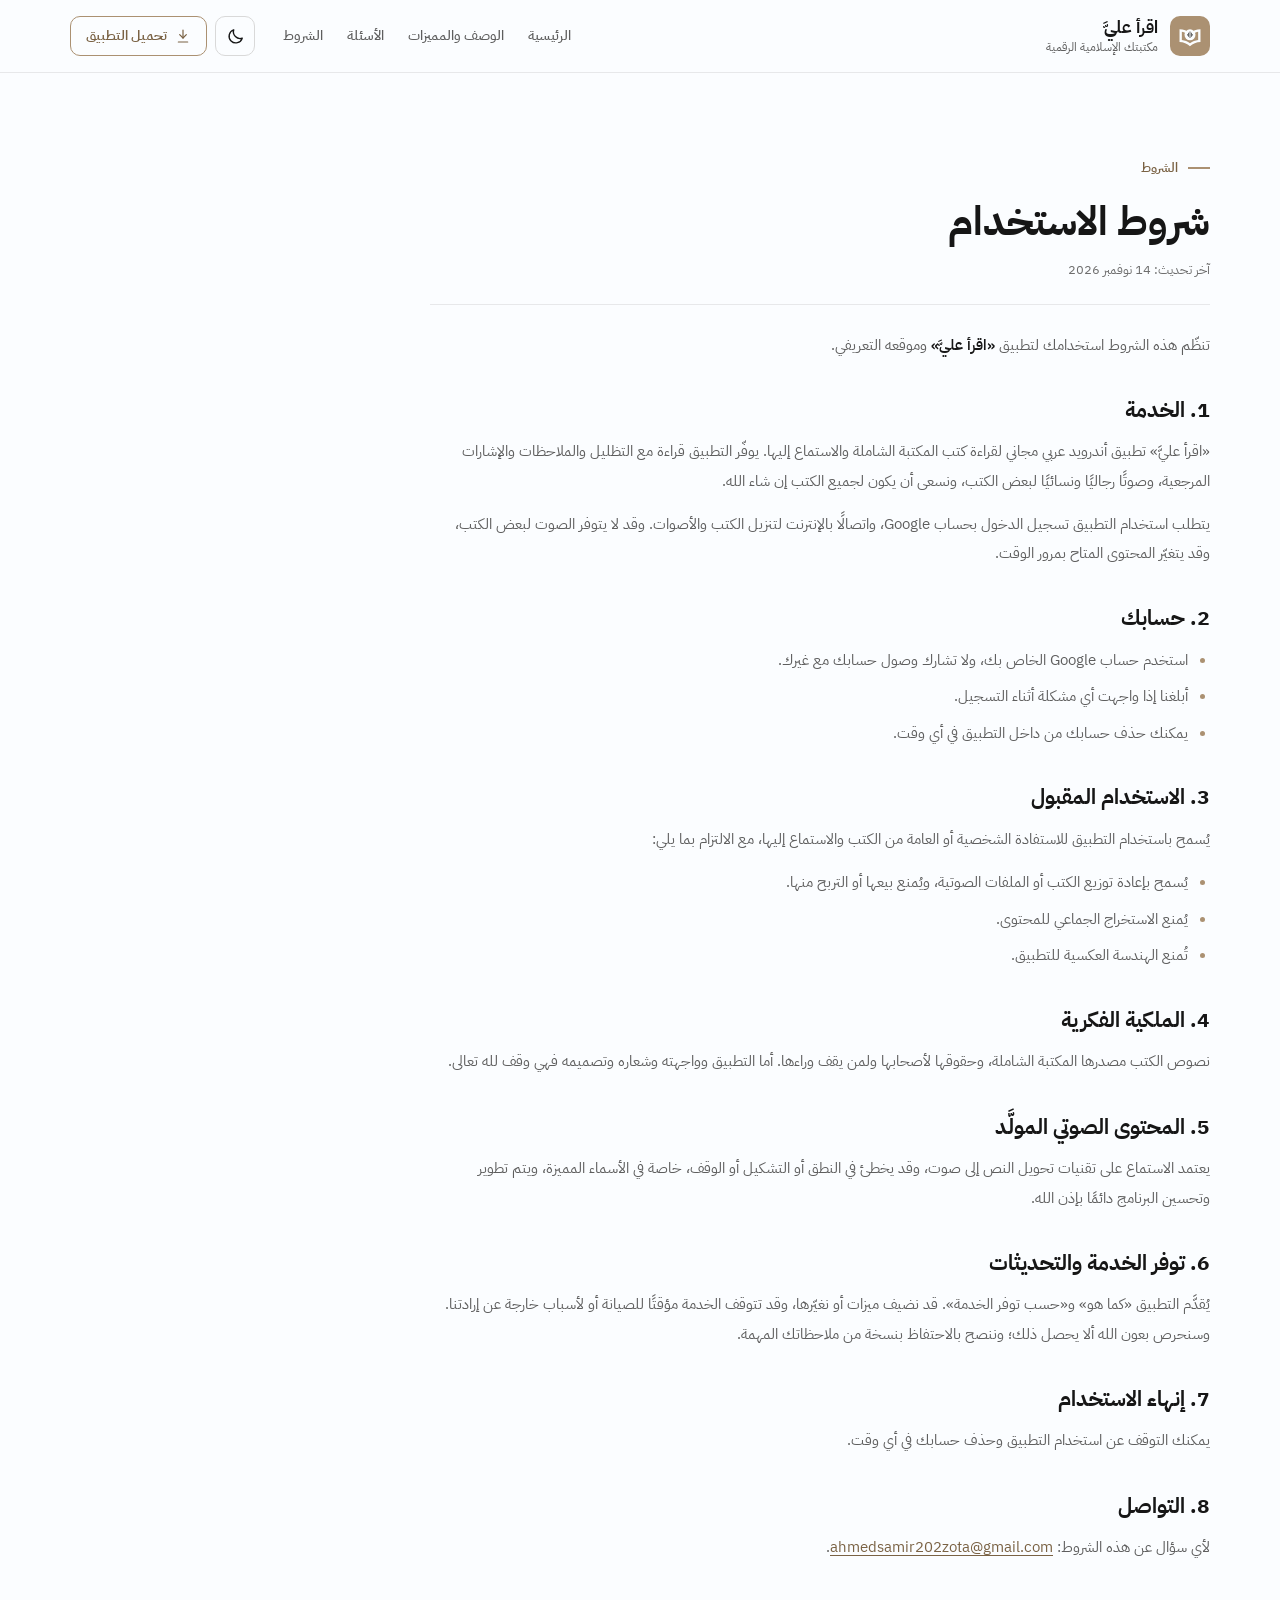
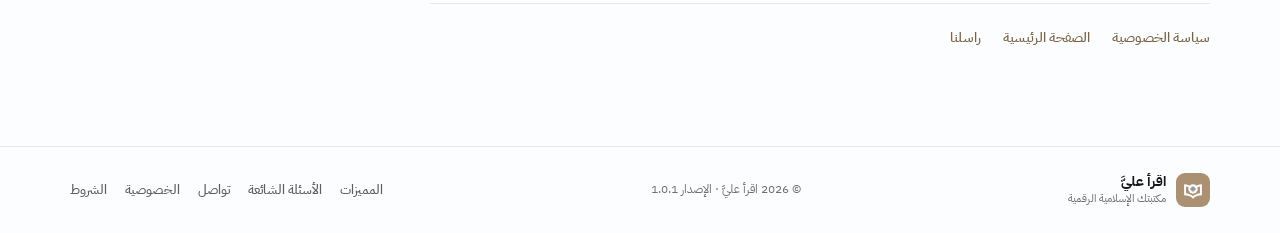
<file: terms.html>
<!doctype html>
<html lang="ar" dir="rtl" data-theme="light">
<head>
  <meta charset="utf-8">
  <meta name="viewport" content="width=device-width, initial-scale=1">

  <title>شروط الاستخدام | اقرأ عليَّ</title>
  <meta name="description" content="شروط استخدام تطبيق اقرأ عليَّ: الحساب، الاستخدام المقبول، الملكية الفكرية، المحتوى الصوتي المولَّد، وتوفر الخدمة وإنهاء الاستخدام.">
  <meta name="robots" content="index, follow">
  <link rel="canonical" href="https://iqra-aly.asm-mdd.workers.dev/terms">
  <meta name="author" content="اقرأ عليَّ">
  <meta name="theme-color" content="#FBFDFF">
  <meta name="color-scheme" content="light dark">

  <link rel="icon" href="assets/img/logo.svg" type="image/svg+xml">
  <link rel="apple-touch-icon" href="assets/img/logo.png">

  <meta property="og:type" content="website">
  <meta property="og:locale" content="ar_AR">
  <meta property="og:site_name" content="اقرأ عليَّ">
  <meta property="og:url" content="https://iqra-aly.asm-mdd.workers.dev/terms">
  <meta property="og:title" content="شروط الاستخدام | اقرأ عليَّ">
  <meta property="og:description" content="شروط استخدام تطبيق اقرأ عليَّ: الحساب، الاستخدام المقبول، الملكية الفكرية، والمحتوى الصوتي المولَّد.">
  <meta property="og:image" content="https://iqra-aly.asm-mdd.workers.dev/assets/img/og-cover.png">
  <meta property="og:image:alt" content="اقرأ عليَّ — تطبيق لقراءة كتب المكتبة الشاملة والاستماع إليها">
  <meta name="twitter:card" content="summary_large_image">
  <meta name="twitter:title" content="شروط الاستخدام | اقرأ عليَّ">
  <meta name="twitter:description" content="شروط استخدام تطبيق اقرأ عليَّ: الحساب، الاستخدام المقبول، الملكية الفكرية، والمحتوى الصوتي المولَّد.">
  <meta name="twitter:image" content="https://iqra-aly.asm-mdd.workers.dev/assets/img/og-cover.png">

  <script>
    /* ضبط السمة قبل الرسم لمنع وميض الوضع الفاتح. */
    (function () {
      var root = document.documentElement;
      root.classList.add('js');
      try {
        var saved = localStorage.getItem('iqraaly-theme');
        var theme = saved || (window.matchMedia && window.matchMedia('(prefers-color-scheme: dark)').matches ? 'dark' : 'light');
        root.setAttribute('data-theme', theme);
        root.style.colorScheme = theme;
      } catch (e) { /* تجاهل */ }
    })();
  </script>

  <link rel="preload" href="assets/fonts/ibm-plex-sans-arabic-400-arabic.woff2" as="font" type="font/woff2" crossorigin>
  <link rel="preload" href="assets/fonts/ibm-plex-sans-arabic-700-arabic.woff2" as="font" type="font/woff2" crossorigin>

  <link rel="stylesheet" href="assets/css/styles.css">

  <script type="application/ld+json">
  {
    "@context": "https://schema.org",
    "@type": "WebPage",
    "name": "شروط الاستخدام — اقرأ عليَّ",
    "url": "https://iqra-aly.asm-mdd.workers.dev/terms",
    "inLanguage": "ar",
    "isPartOf": {
      "@type": "WebSite",
      "name": "اقرأ عليَّ",
      "url": "https://iqra-aly.asm-mdd.workers.dev/"
    }
  }
  </script>
</head>
<body>
  <a class="skip-link" href="#main">تجاوز إلى المحتوى</a>

  <header class="site-header" id="siteHeader">
    <div class="container header-inner">
      <a class="brand" href="./" aria-label="اقرأ عليَّ — الصفحة الرئيسية">
        <img class="brand-logo" src="assets/img/logo.svg" alt="" width="44" height="44">
        <span class="brand-copy">
          <span class="brand-name">اقرأ عليَّ</span>
          <span class="brand-tag">مكتبتك الإسلامية الرقمية</span>
        </span>
      </a>

      <nav class="site-nav" aria-label="التنقل الرئيسي">
        <a href="./">الرئيسية</a>
        <a href="./#about">الوصف والمميزات</a>
        <a href="./#faq">الأسئلة</a>
        <a href="terms" aria-current="page">الشروط</a>
      </nav>

      <div class="header-actions">
        <button class="theme-toggle" type="button" aria-label="التبديل إلى الوضع الداكن" aria-pressed="false" title="تبديل الوضع الفاتح والداكن">
          <svg class="icon icon-moon" viewBox="0 0 24 24" fill="none" stroke="currentColor" stroke-width="1.7" stroke-linecap="round" stroke-linejoin="round" aria-hidden="true">
            <path d="M20.5 14.2A8.5 8.5 0 0 1 9.8 3.5 8.5 8.5 0 1 0 20.5 14.2Z"/>
          </svg>
          <svg class="icon icon-sun" viewBox="0 0 24 24" fill="none" stroke="currentColor" stroke-width="1.7" stroke-linecap="round" stroke-linejoin="round" aria-hidden="true">
            <circle cx="12" cy="12" r="4"/>
            <path d="M12 2v2M12 20v2M4.93 4.93l1.42 1.42M17.65 17.65l1.42 1.42M2 12h2M20 12h2M4.93 19.07l1.42-1.42M17.65 6.35l1.42-1.42"/>
          </svg>
        </button>

        <a class="header-cta" href="./#download">
          <svg viewBox="0 0 24 24" fill="none" stroke="currentColor" stroke-width="1.8" stroke-linecap="round" stroke-linejoin="round" aria-hidden="true">
            <path d="M12 3v12"/><path d="m7 10 5 5 5-5"/><path d="M5 21h14"/>
          </svg>
          تحميل التطبيق
        </a>
      </div>
    </div>
  </header>

  <main id="main">
    <section class="legal-page">
      <div class="container">
        <div class="legal-wrap">
          <div class="legal-head">
            <p class="eyebrow">الشروط</p>
            <h1>شروط الاستخدام</h1>
            <p class="legal-updated">آخر تحديث: 14 نوفمبر 2026</p>
          </div>

          <div class="legal-body">
            <p>
              تنظّم هذه الشروط استخدامك لتطبيق <strong>«اقرأ عليَّ»</strong> وموقعه
              التعريفي.
            </p>

            <h2>1. الخدمة</h2>
            <p>
              «اقرأ عليَّ» تطبيق أندرويد عربي مجاني لقراءة كتب المكتبة الشاملة والاستماع
              إليها. يوفّر التطبيق قراءة مع التظليل والملاحظات والإشارات المرجعية،
              وصوتًا رجاليًا ونسائيًا لبعض الكتب، ونسعى أن يكون لجميع الكتب إن شاء الله.
            </p>
            <p>
              يتطلب استخدام التطبيق تسجيل الدخول بحساب Google، واتصالًا بالإنترنت
              لتنزيل الكتب والأصوات. وقد لا يتوفر الصوت لبعض الكتب، وقد يتغيّر المحتوى
              المتاح بمرور الوقت.
            </p>

            <h2>2. حسابك</h2>
            <ul>
              <li>استخدم حساب Google الخاص بك، ولا تشارك وصول حسابك مع غيرك.</li>
              <li>أبلغنا إذا واجهت أي مشكلة أثناء التسجيل.</li>
              <li>يمكنك حذف حسابك من داخل التطبيق في أي وقت.</li>
            </ul>

            <h2>3. الاستخدام المقبول</h2>
            <p>
              يُسمح باستخدام التطبيق للاستفادة الشخصية أو العامة من الكتب والاستماع
              إليها، مع الالتزام بما يلي:
            </p>
            <ul>
              <li>يُسمح بإعادة توزيع الكتب أو الملفات الصوتية، ويُمنع بيعها أو التربح منها.</li>
              <li>يُمنع الاستخراج الجماعي للمحتوى.</li>
              <li>تُمنع الهندسة العكسية للتطبيق.</li>
            </ul>

            <h2>4. الملكية الفكرية</h2>
            <p>
              نصوص الكتب مصدرها المكتبة الشاملة، وحقوقها لأصحابها ولمن يقف وراءها. أما
              التطبيق وواجهته وشعاره وتصميمه فهي وقف لله تعالى.
            </p>

            <h2>5. المحتوى الصوتي المولَّد</h2>
            <p>
              يعتمد الاستماع على تقنيات تحويل النص إلى صوت، وقد يخطئ في النطق أو التشكيل
              أو الوقف، خاصة في الأسماء المميزة، ويتم تطوير وتحسين البرنامج دائمًا بإذن الله.
            </p>

            <h2>6. توفر الخدمة والتحديثات</h2>
            <p>
              يُقدَّم التطبيق «كما هو» و«حسب توفر الخدمة». قد نضيف ميزات أو نغيّرها،
              وقد تتوقف الخدمة مؤقتًا للصيانة أو لأسباب خارجة عن إرادتنا. وسنحرص بعون
              الله ألا يحصل ذلك؛ وننصح بالاحتفاظ بنسخة من ملاحظاتك المهمة.
            </p>

            <h2>7. إنهاء الاستخدام</h2>
            <p>
              يمكنك التوقف عن استخدام التطبيق وحذف حسابك في أي وقت.
            </p>

            <h2>8. التواصل</h2>
            <p>
              لأي سؤال عن هذه الشروط:
              <a href="mailto:ahmedsamir202zota@gmail.com">ahmedsamir202zota@gmail.com</a>.
            </p>

            <div class="legal-foot">
              <a href="privacy">سياسة الخصوصية</a>
              <a href="./">الصفحة الرئيسية</a>
              <a href="mailto:ahmedsamir202zota@gmail.com">راسلنا</a>
            </div>
          </div>
        </div>
      </div>
    </section>
  </main>

  <footer class="site-footer">
    <div class="container footer-inner">
      <a class="footer-brand" href="./" aria-label="اقرأ عليَّ — الصفحة الرئيسية">
        <img src="assets/img/logo.svg" alt="" width="36" height="36">
        <span>
          <strong>اقرأ عليَّ</strong>
          <small>مكتبتك الإسلامية الرقمية</small>
        </span>
      </a>

      <p class="footer-copy">
        © <bdi data-year>2026</bdi> اقرأ عليَّ · الإصدار <bdi data-version>1.0.1</bdi>
      </p>

      <nav class="footer-links" aria-label="روابط التذييل">
        <a href="./#about">المميزات</a>
        <a href="./#faq">الأسئلة الشائعة</a>
        <a href="./#contact">تواصل</a>
        <a href="privacy">الخصوصية</a>
        <a href="terms">الشروط</a>
      </nav>
    </div>
  </footer>

  <script src="assets/js/config.js" defer></script>
  <script src="assets/js/main.js" defer></script>
</body>
</html>
</file>
<file: assets/css/styles.css>
/* ============================================================
   اقرأ عليَّ — Landing Page
   أسلوب مسطّح (Flat) مستمد من واجهة التطبيق:
   خطوط رفيعة، أسطح هادئة، بلا توهّج أو تدرّجات ثقيلة.
   الخط: IBM Plex Sans Arabic (مستضاف محليًا)
   الألوان: #AB9172 / #161616 / #FBFDFF / #EDEDED / #D9D9D9
   ============================================================ */

/* ---------- الخطوط ---------- */
@font-face {
  font-family: 'IBM Plex Sans Arabic';
  font-style: normal;
  font-weight: 400;
  font-display: swap;
  src: url('../fonts/ibm-plex-sans-arabic-400-arabic.woff2') format('woff2');
  unicode-range: U+0600-06FF, U+0750-077F, U+08A0-08FF, U+FB50-FDFF, U+FE70-FEFF;
}
@font-face {
  font-family: 'IBM Plex Sans Arabic';
  font-style: normal;
  font-weight: 400;
  font-display: swap;
  src: url('../fonts/ibm-plex-sans-arabic-400-latin.woff2') format('woff2');
  unicode-range: U+0000-00FF, U+2000-206F, U+20AC, U+2122, U+2191, U+2193, U+2212, U+2215, U+FEFF, U+FFFD;
}
@font-face {
  font-family: 'IBM Plex Sans Arabic';
  font-style: normal;
  font-weight: 500;
  font-display: swap;
  src: url('../fonts/ibm-plex-sans-arabic-500-arabic.woff2') format('woff2');
  unicode-range: U+0600-06FF, U+0750-077F, U+08A0-08FF, U+FB50-FDFF, U+FE70-FEFF;
}
@font-face {
  font-family: 'IBM Plex Sans Arabic';
  font-style: normal;
  font-weight: 500;
  font-display: swap;
  src: url('../fonts/ibm-plex-sans-arabic-500-latin.woff2') format('woff2');
  unicode-range: U+0000-00FF, U+2000-206F, U+20AC, U+2122, U+2191, U+2193, U+2212, U+2215, U+FEFF, U+FFFD;
}
@font-face {
  font-family: 'IBM Plex Sans Arabic';
  font-style: normal;
  font-weight: 600;
  font-display: swap;
  src: url('../fonts/ibm-plex-sans-arabic-600-arabic.woff2') format('woff2');
  unicode-range: U+0600-06FF, U+0750-077F, U+08A0-08FF, U+FB50-FDFF, U+FE70-FEFF;
}
@font-face {
  font-family: 'IBM Plex Sans Arabic';
  font-style: normal;
  font-weight: 600;
  font-display: swap;
  src: url('../fonts/ibm-plex-sans-arabic-600-latin.woff2') format('woff2');
  unicode-range: U+0000-00FF, U+2000-206F, U+20AC, U+2122, U+2191, U+2193, U+2212, U+2215, U+FEFF, U+FFFD;
}
@font-face {
  font-family: 'IBM Plex Sans Arabic';
  font-style: normal;
  font-weight: 700;
  font-display: swap;
  src: url('../fonts/ibm-plex-sans-arabic-700-arabic.woff2') format('woff2');
  unicode-range: U+0600-06FF, U+0750-077F, U+08A0-08FF, U+FB50-FDFF, U+FE70-FEFF;
}
@font-face {
  font-family: 'IBM Plex Sans Arabic';
  font-style: normal;
  font-weight: 700;
  font-display: swap;
  src: url('../fonts/ibm-plex-sans-arabic-700-latin.woff2') format('woff2');
  unicode-range: U+0000-00FF, U+2000-206F, U+20AC, U+2122, U+2191, U+2193, U+2212, U+2215, U+FEFF, U+FFFD;
}

/* ---------- المتغيرات (هوية التطبيق) ---------- */
:root {
  --bg: #FBFDFF;
  --bg-soft: #EDEDED;
  --surface: #FFFFFF;
  --surface-2: #F5F6F7;
  --surface-card: #FFFFFF;
  --text: #161616;
  --muted: #5E5E5E;
  --faint: #6E6E6E;
  --line: #D9D9D9;
  --line-soft: #E7E8EA;
  --accent: #AB9172;
  --accent-deep: #7A6244;
  --accent-soft: #EFE6D9;
  --on-accent: #241C12;
  --badge-bg: rgba(255, 255, 255, .55);
  --radius: 16px;
  --container: 1140px;
  --header-h: 72px;
  --ease: cubic-bezier(.22, 1, .36, 1);
}

html[data-theme="dark"] {
  --bg: #121212;
  --bg-soft: #181818;
  --surface: #181818;
  --surface-2: #242424;
  --surface-card: #212121;
  --text: #F3F3F3;
  --muted: #B9B9B9;
  --faint: #A0A0A0;
  --line: #3B3B3B;
  --line-soft: #2A2A2A;
  --accent: #C9AF8D;
  --accent-deep: #DCC5A4;
  --accent-soft: #3B3023;
  --on-accent: #241C12;
  --badge-bg: rgba(0, 0, 0, .12);
}

/* ---------- الأساسيات ---------- */
*,
*::before,
*::after { box-sizing: border-box; }

html {
  scroll-behavior: smooth;
  -webkit-text-size-adjust: 100%;
}

body {
  margin: 0;
  font-family: 'IBM Plex Sans Arabic', 'Segoe UI', Tahoma, Arial, sans-serif;
  font-size: 16px;
  line-height: 1.8;
  color: var(--text);
  background: var(--bg);
  overflow-x: hidden;
  -webkit-font-smoothing: antialiased;
  text-rendering: optimizeLegibility;
  -webkit-tap-highlight-color: transparent;
}

img {
  display: block;
  max-width: 100%;
  height: auto;
}

a {
  color: inherit;
  text-decoration: none;
}

button {
  font: inherit;
  color: inherit;
}

h1, h2, h3, p, figure, blockquote {
  margin-top: 0;
}

::selection {
  background: var(--accent);
  color: var(--on-accent);
}

:focus-visible {
  outline: 2px solid var(--accent-deep);
  outline-offset: 3px;
  border-radius: 4px;
}

.sr-only {
  position: absolute;
  width: 1px;
  height: 1px;
  padding: 0;
  margin: -1px;
  overflow: hidden;
  clip: rect(0, 0, 0, 0);
  white-space: nowrap;
  border: 0;
}

.skip-link {
  position: fixed;
  top: 12px;
  inset-inline-start: 12px;
  z-index: 200;
  padding: 10px 16px;
  border-radius: 8px;
  background: var(--text);
  color: var(--bg);
  font-size: 14px;
  font-weight: 600;
  transform: translateY(-160%);
  transition: transform .2s ease;
}
.skip-link:focus { transform: translateY(0); }

.container {
  width: min(100% - 48px, var(--container));
  margin-inline: auto;
}

.section {
  padding: clamp(64px, 8vw, 104px) 0;
  scroll-margin-top: calc(var(--header-h) + 16px);
}

/* ---------- الهيدر ---------- */
.site-header {
  position: sticky;
  top: 0;
  z-index: 50;
  background: var(--bg);
  border-bottom: 1px solid var(--line-soft);
}

.site-header.is-scrolled {
  border-bottom-color: var(--line);
}

.header-inner {
  display: flex;
  align-items: center;
  gap: 28px;
  min-height: var(--header-h);
}

.brand {
  display: inline-flex;
  align-items: center;
  gap: 12px;
  flex: 0 0 auto;
}

.brand-logo {
  width: 40px;
  height: 40px;
  border-radius: 10px;
}

.brand-copy {
  display: flex;
  flex-direction: column;
  line-height: 1.35;
}

.brand-name {
  font-size: 17px;
  font-weight: 700;
}

.brand-tag {
  font-size: 11.5px;
  color: var(--muted);
  font-weight: 400;
}

.site-nav {
  display: flex;
  align-items: center;
  gap: 24px;
  margin-inline-start: auto;
}

.site-nav a {
  position: relative;
  font-size: 14px;
  font-weight: 500;
  color: var(--muted);
  padding: 8px 0;
  transition: color .2s ease;
}

.site-nav a::after {
  content: "";
  position: absolute;
  inset-inline: 0;
  bottom: 1px;
  height: 2px;
  background: var(--accent);
  transform: scaleX(0);
  transform-origin: center;
  transition: transform .25s var(--ease);
}

.site-nav a:hover {
  color: var(--text);
}

.site-nav a:hover::after {
  transform: scaleX(1);
}

.header-actions {
  display: flex;
  align-items: center;
  gap: 8px;
  flex: 0 0 auto;
}

.theme-toggle {
  position: relative;
  display: grid;
  place-items: center;
  width: 40px;
  height: 40px;
  border: 1px solid var(--line);
  border-radius: 10px;
  background: transparent;
  color: var(--text);
  cursor: pointer;
  transition: border-color .2s ease, background .2s ease;
}

.theme-toggle:hover {
  border-color: var(--accent);
  background: var(--accent-soft);
  color: var(--accent-deep);
}

.theme-toggle .icon {
  width: 19px;
  height: 19px;
  grid-area: 1 / 1;
}

.theme-toggle .icon-sun { display: none; }

html[data-theme="dark"] .theme-toggle .icon-moon { display: none; }
html[data-theme="dark"] .theme-toggle .icon-sun { display: block; }

.btn-steps {
  display: inline-flex;
  align-items: center;
  justify-content: center;
  gap: 7px;
  height: 40px;
  padding: 0 13px;
  border: 1px solid var(--line);
  border-radius: 10px;
  background: transparent;
  color: var(--text);
  font-size: 13px;
  font-weight: 500;
  white-space: nowrap;
  cursor: pointer;
  transition: border-color .2s ease, background .2s ease, color .2s ease;
}

.btn-steps svg {
  width: 17px;
  height: 17px;
  flex: 0 0 auto;
}

.btn-steps:hover {
  border-color: var(--accent);
  background: var(--accent-soft);
  color: var(--accent-deep);
}

.header-cta {
  display: inline-flex;
  align-items: center;
  gap: 8px;
  height: 40px;
  padding: 0 15px;
  border: 1px solid var(--accent);
  border-radius: 10px;
  background: transparent;
  color: var(--accent-deep);
  font-size: 13.5px;
  font-weight: 600;
  transition: background .2s ease, color .2s ease;
}

.header-cta svg {
  width: 16px;
  height: 16px;
}

.header-cta:hover {
  background: var(--accent-soft);
}

/* ---------- الهيرو ---------- */
.hero {
  position: relative;
  padding: clamp(44px, 6vw, 80px) 0 clamp(56px, 7vw, 96px);
  overflow: clip;
  border-bottom: 1px solid var(--line-soft);
}

.hero-grid {
  display: grid;
  grid-template-columns: 1.02fr .98fr;
  align-items: center;
  gap: clamp(32px, 5vw, 72px);
}

.eyebrow {
  display: inline-flex;
  align-items: center;
  gap: 10px;
  margin: 0 0 16px;
  font-size: 12.5px;
  font-weight: 600;
  color: var(--accent-deep);
}

.eyebrow::before {
  content: "";
  width: 22px;
  height: 2px;
  background: var(--accent);
  flex: 0 0 auto;
}

.hero h1 {
  margin: 0 0 12px;
  padding-bottom: .04em;
  font-size: clamp(46px, 7vw, 82px);
  line-height: 1.15;
  font-weight: 700;
  color: var(--text);
}

.hero-tagline {
  margin: 0 0 14px;
  font-size: clamp(19px, 2vw, 23px);
  line-height: 1.6;
  font-weight: 500;
  color: var(--text);
}

.hero-desc {
  max-width: 44ch;
  margin: 0 0 28px;
  font-size: clamp(15px, 1.35vw, 16.5px);
  line-height: 1.95;
  color: var(--muted);
}

/* صندوق التحميل */
.download-box {
  max-width: 400px;
  scroll-margin-top: calc(var(--header-h) + 24px);
}

.version-row {
  display: flex;
  flex-wrap: wrap;
  align-items: center;
  gap: 8px;
  margin-bottom: 12px;
}

.version-pill,
.meta-pill {
  display: inline-flex;
  align-items: center;
  gap: 8px;
  padding: 6px 11px;
  border-radius: 8px;
  font-size: 12.5px;
  font-weight: 600;
  white-space: nowrap;
}

.version-pill {
  background: var(--accent-soft);
  color: var(--accent-deep);
}

.meta-pill {
  background: transparent;
  border: 1px solid var(--line);
  color: var(--muted);
}

.status-dot {
  width: 6px;
  height: 6px;
  border-radius: 50%;
  background: var(--accent);
  flex: 0 0 auto;
}

.btn-download {
  position: relative;
  display: flex;
  align-items: center;
  gap: 11px;
  width: 100%;
  padding: 15px 18px;
  border: 1px solid var(--accent);
  border-radius: 12px;
  background: var(--accent);
  color: var(--on-accent);
  font-size: 16px;
  font-weight: 600;
  text-align: start;
  cursor: pointer;
  transition: background .2s ease, border-color .2s ease;
}

.btn-download > svg {
  width: 21px;
  height: 21px;
  flex: 0 0 auto;
}

.btn-download:hover {
  filter: brightness(.96);
}

.btn-download:active {
  transform: translateY(1px);
}

.btn-download.is-pending {
  cursor: pointer;
}

.btn-badge {
  margin-inline-start: auto;
  padding: 3px 9px;
  border-radius: 6px;
  background: var(--badge-bg);
  color: inherit;
  font-size: 11.5px;
  font-weight: 600;
  white-space: nowrap;
}

.btn-download.is-shaking {
  animation: shake .5s ease;
}

@keyframes shake {
  10%, 90% { transform: translateX(-1px); }
  20%, 80% { transform: translateX(2px); }
  30%, 50%, 70% { transform: translateX(-3px); }
  40%, 60% { transform: translateX(3px); }
}

.mortakaz-link {
  display: inline-flex;
  align-items: center;
  gap: 7px;
  margin-top: 14px;
  font-size: 13.5px;
  font-weight: 500;
  color: var(--text);
  text-decoration: underline;
  text-decoration-color: var(--line);
  text-decoration-thickness: 1px;
  text-underline-offset: 5px;
  transition: color .2s ease, text-decoration-color .2s ease;
}

.mortakaz-link svg {
  width: 14px;
  height: 14px;
  color: var(--accent-deep);
}

.mortakaz-link:hover {
  color: var(--accent-deep);
  text-decoration-color: var(--accent);
}

.download-note {
  margin: 10px 0 0;
  font-size: 13px;
  line-height: 1.8;
  color: var(--muted);
}

/* المشهد البصري */
.hero-visual {
  display: flex;
  flex-direction: column;
  align-items: center;
  justify-content: center;
  gap: 16px;
  padding: 8px 0;
}

.phone {
  position: relative;
  border: 6px solid #1B1B1B;
  border-radius: 26px;
  background: #1B1B1B;
  overflow: hidden;
}

.phone img {
  width: 100%;
  height: auto;
}

.phone-hero {
  width: min(256px, 58%);
}

.logo-card {
  order: -1;
  width: clamp(72px, 7.5vw, 88px);
  aspect-ratio: 1;
  border: 1px solid var(--line);
  border-radius: 20px;
  overflow: hidden;
  background: var(--surface);
}

.logo-card img {
  width: 100%;
  height: 100%;
}

.float-chip {
  display: flex;
  align-items: center;
  gap: 10px;
  max-width: 260px;
  padding: 10px 13px;
  border: 1px solid var(--line);
  border-radius: 12px;
  background: var(--surface-card);
}

.chip-icon {
  display: grid;
  place-items: center;
  width: 34px;
  height: 34px;
  border-radius: 9px;
  background: var(--accent-soft);
  color: var(--accent-deep);
  flex: 0 0 auto;
}

.chip-icon svg {
  width: 18px;
  height: 18px;
}

.chip-copy {
  display: flex;
  flex-direction: column;
  line-height: 1.35;
}

.chip-copy strong {
  font-size: 12.5px;
  font-weight: 600;
}

.chip-copy small {
  font-size: 11px;
  color: var(--muted);
}

/* ---------- الوصف والمميزات ---------- */
.about {
  background: var(--bg-soft);
  border-bottom: 1px solid var(--line-soft);
}

.section-head {
  max-width: 740px;
  margin-bottom: clamp(30px, 4vw, 46px);
}

.section-head h2,
.features-head h2 {
  margin: 0 0 12px;
  font-size: clamp(27px, 3.4vw, 40px);
  line-height: 1.35;
  font-weight: 700;
  color: var(--text);
}

.section-lead {
  margin: 0;
  font-size: clamp(15px, 1.4vw, 16.5px);
  line-height: 1.95;
  color: var(--muted);
}

.about-grid {
  display: grid;
  grid-template-columns: minmax(0, 1.5fr) minmax(0, .5fr);
  gap: clamp(26px, 4vw, 52px);
  align-items: start;
}

.about-copy p {
  margin: 0 0 16px;
  font-size: clamp(15px, 1.35vw, 16px);
  line-height: 2;
  color: var(--muted);
}

.about-copy p strong {
  color: var(--text);
  font-weight: 600;
}

.tech-row {
  display: flex;
  flex-wrap: wrap;
  align-items: center;
  gap: 7px;
  margin-top: 24px;
}

.tech-label {
  font-size: 12.5px;
  color: var(--faint);
  margin-inline-end: 2px;
}

.tech-chip {
  padding: 4px 9px;
  border: 1px solid var(--line);
  border-radius: 7px;
  background: transparent;
  color: var(--muted);
  font-size: 11.5px;
  font-weight: 500;
  line-height: 1.6;
}

.quote-card {
  position: relative;
  padding: 26px 24px 22px;
  border: 1px solid var(--line);
  border-radius: 14px;
  background: var(--surface-card);
}

.quote-card::before {
  content: "";
  position: absolute;
  inset-inline-start: -1px;
  top: 14px;
  bottom: 14px;
  width: 3px;
  border-radius: 3px;
  background: var(--accent);
}

.quote-mark {
  display: block;
  margin-bottom: -14px;
  font-family: Georgia, 'Times New Roman', serif;
  font-size: 54px;
  line-height: 1;
  color: var(--accent);
}

.quote-card blockquote {
  margin: 0 0 14px;
  font-size: 17px;
  font-weight: 500;
  line-height: 1.9;
  color: var(--text);
}

.quote-source {
  font-size: 12.5px;
  color: var(--faint);
}

.features-head {
  max-width: 680px;
  margin-top: clamp(48px, 6vw, 76px);
  margin-bottom: clamp(24px, 3vw, 34px);
}

.features-head h2 {
  margin-bottom: 0;
}

.features-grid {
  display: grid;
  grid-template-columns: repeat(3, minmax(0, 1fr));
  gap: 12px;
}

.feature-card {
  padding: 22px 20px;
  border: 1px solid var(--line);
  border-radius: 14px;
  background: var(--surface-card);
  transition: border-color .2s ease;
}

.feature-card:hover {
  border-color: var(--accent);
}

.feature-icon {
  display: grid;
  place-items: center;
  width: 42px;
  height: 42px;
  margin-bottom: 15px;
  border-radius: 11px;
  background: var(--accent-soft);
  color: var(--accent-deep);
}

.feature-icon svg {
  width: 21px;
  height: 21px;
}

.feature-card h3 {
  margin: 0 0 6px;
  font-size: 16px;
  line-height: 1.55;
  font-weight: 600;
  color: var(--text);
}

.feature-card p {
  margin: 0;
  font-size: 13.5px;
  line-height: 1.85;
  color: var(--muted);
}

/* ---------- الأسئلة الشائعة ---------- */
.faq {
  background: var(--bg-soft);
  border-top: 1px solid var(--line-soft);
  border-bottom: 1px solid var(--line-soft);
}

.faq-list {
  display: grid;
  gap: 10px;
  max-width: 820px;
}

.faq-item {
  border: 1px solid var(--line);
  border-radius: 14px;
  background: var(--surface-card);
  transition: border-color .2s ease;
}

.faq-item[open] {
  border-color: var(--accent);
}

.faq-item summary {
  display: flex;
  align-items: center;
  justify-content: space-between;
  gap: 16px;
  padding: 15px 18px;
  font-size: 15px;
  font-weight: 600;
  line-height: 1.6;
  color: var(--text);
  cursor: pointer;
  list-style: none;
}

.faq-item summary::-webkit-details-marker {
  display: none;
}

.faq-item summary:focus-visible {
  outline: 2px solid var(--accent);
  outline-offset: -2px;
  border-radius: 14px;
}

.faq-chevron {
  flex: none;
  width: 18px;
  height: 18px;
  color: var(--accent-deep);
  transition: transform .2s ease;
}

.faq-item[open] .faq-chevron {
  transform: rotate(180deg);
}

.faq-answer {
  padding: 0 18px 16px;
}

.faq-answer p {
  margin: 0;
  font-size: 14px;
  line-height: 1.95;
  color: var(--muted);
}

/* ---------- لمحة من التطبيق ---------- */
.preview {
  background: var(--bg);
  border-bottom: 1px solid var(--line-soft);
}

.section-head.split {
  display: flex;
  align-items: flex-end;
  justify-content: space-between;
  gap: 40px;
  max-width: none;
}

.section-head.split > div {
  max-width: 620px;
}

.section-head.split .section-lead {
  max-width: 360px;
  margin-bottom: 4px;
  font-size: 14.5px;
}

.screens {
  display: grid;
  grid-template-columns: repeat(4, minmax(0, 1fr));
  gap: clamp(14px, 2.4vw, 28px);
  align-items: start;
}

.screen {
  display: flex;
  flex-direction: column;
  align-items: center;
  gap: 16px;
  margin: 0;
}

.screen .phone {
  width: 100%;
  max-width: 232px;
  border-width: 5px;
  border-radius: 24px;
}

.screen figcaption {
  max-width: 230px;
  text-align: center;
}

.screen figcaption strong {
  display: block;
  margin-bottom: 3px;
  font-size: 14px;
  font-weight: 600;
  color: var(--text);
}

.screen figcaption span {
  font-size: 12.5px;
  line-height: 1.75;
  color: var(--muted);
}

.preview-note {
  margin: 26px 0 0;
  text-align: center;
  font-size: 12.5px;
  color: var(--muted);
}

/* ---------- التواصل ---------- */
.contact {
  background: var(--bg);
}

.contact-panel {
  display: grid;
  grid-template-columns: minmax(0, .85fr) minmax(0, 1.15fr);
  gap: clamp(28px, 4.5vw, 56px);
  padding: clamp(26px, 4vw, 48px);
  border: 1px solid var(--line);
  border-radius: 18px;
  background: var(--surface);
}

.contact-intro h2 {
  margin: 0 0 12px;
  font-size: clamp(26px, 3vw, 36px);
  line-height: 1.4;
  font-weight: 700;
}

.contact-intro > p {
  max-width: 36ch;
  margin: 0 0 16px;
  font-size: 15px;
  line-height: 1.95;
  color: var(--muted);
}

.contact-note {
  display: inline-flex;
  align-items: center;
  gap: 9px;
  font-size: 12.5px !important;
  color: var(--faint) !important;
}

.contact-links {
  display: flex;
  flex-direction: column;
  gap: 8px;
}

.contact-card {
  display: flex;
  align-items: center;
  gap: 13px;
  padding: 14px 16px;
  border: 1px solid var(--line);
  border-radius: 12px;
  background: transparent;
  transition: border-color .2s ease, background .2s ease;
}

.contact-card:hover {
  border-color: var(--accent);
  background: var(--surface-2);
}

.contact-icon {
  display: grid;
  place-items: center;
  width: 42px;
  height: 42px;
  border-radius: 10px;
  background: var(--accent-soft);
  color: var(--accent-deep);
  flex: 0 0 auto;
}

.contact-icon svg {
  width: 20px;
  height: 20px;
}

.contact-body {
  display: flex;
  flex-direction: column;
  min-width: 0;
  flex: 1;
  line-height: 1.45;
}

.contact-label {
  font-size: 11.5px;
  color: var(--faint);
}

.contact-value {
  font-size: 14px;
  font-weight: 600;
  color: var(--text);
  overflow-wrap: anywhere;
}

.contact-value[dir="ltr"] {
  text-align: right;
}

.contact-sub {
  margin-top: 2px;
  font-size: 11.5px;
  color: var(--muted);
}

.contact-arrow {
  width: 17px;
  height: 17px;
  color: var(--faint);
  flex: 0 0 auto;
  transition: color .2s ease;
}

.contact-card:hover .contact-arrow {
  color: var(--accent-deep);
}

/* ---------- التذييل ---------- */
.site-footer {
  border-top: 1px solid var(--line-soft);
  background: var(--bg);
  padding: 26px 0;
}

.footer-inner {
  display: flex;
  align-items: center;
  justify-content: space-between;
  gap: 22px;
  flex-wrap: wrap;
}

.footer-brand {
  display: inline-flex;
  align-items: center;
  gap: 10px;
}

.footer-brand img {
  width: 34px;
  height: 34px;
  border-radius: 9px;
}

.footer-brand span {
  display: flex;
  flex-direction: column;
  line-height: 1.35;
}

.footer-brand strong {
  font-size: 14px;
  font-weight: 700;
}

.footer-brand small {
  font-size: 10.5px;
  color: var(--faint);
}

.footer-copy {
  margin: 0;
  font-size: 11.5px;
  color: var(--faint);
}

.footer-links {
  display: flex;
  align-items: center;
  gap: 18px;
}

.footer-links a {
  font-size: 12.5px;
  font-weight: 500;
  color: var(--muted);
  transition: color .2s ease;
}

.footer-links a:hover {
  color: var(--accent-deep);
}

/* ---------- صفحات الخصوصية والشروط ---------- */
.legal-page {
  padding: clamp(44px, 6vw, 78px) 0 clamp(58px, 8vw, 96px);
  background: var(--bg);
}

.legal-wrap {
  max-width: 780px;
}

.legal-head {
  padding-bottom: 22px;
  margin-bottom: 26px;
  border-bottom: 1px solid var(--line-soft);
}

.legal-head h1 {
  margin: 0 0 10px;
  font-size: clamp(28px, 3.6vw, 40px);
  line-height: 1.35;
  font-weight: 700;
  color: var(--text);
}

.legal-updated {
  margin: 0;
  font-size: 12.5px;
  color: var(--faint);
}

.legal-body h2 {
  margin: 34px 0 10px;
  font-size: clamp(18px, 1.9vw, 21px);
  line-height: 1.6;
  font-weight: 700;
  color: var(--text);
}

.legal-body h3 {
  margin: 24px 0 8px;
  font-size: 15.5px;
  line-height: 1.7;
  font-weight: 600;
  color: var(--text);
}

.legal-body p {
  margin: 0 0 14px;
  font-size: 15px;
  line-height: 1.95;
  color: var(--muted);
}

.legal-body ul {
  margin: 0 0 16px;
  padding-inline-start: 22px;
}

.legal-body li {
  margin: 0 0 8px;
  font-size: 15px;
  line-height: 1.9;
  color: var(--muted);
}

.legal-body li::marker {
  color: var(--accent);
}

.legal-body strong {
  font-weight: 600;
  color: var(--text);
}

.legal-body a {
  color: var(--accent-deep);
  text-decoration: underline;
  text-decoration-thickness: 1px;
  text-underline-offset: 3px;
}

.legal-body a:hover {
  text-decoration-thickness: 2px;
}

.legal-note {
  margin: 28px 0 0;
  padding: 16px 18px;
  border: 1px solid var(--line);
  border-radius: 14px;
  background: var(--surface-2);
}

.legal-note p {
  margin: 0;
}

.legal-foot {
  display: flex;
  flex-wrap: wrap;
  gap: 10px 22px;
  margin-top: 40px;
  padding-top: 22px;
  border-top: 1px solid var(--line-soft);
}

.legal-foot a {
  font-size: 13.5px;
  font-weight: 500;
  color: var(--accent-deep);
  text-decoration: none;
}

.legal-foot a:hover {
  text-decoration: underline;
  text-underline-offset: 4px;
}

/* ---------- التنبيه ---------- */
.toast {
  position: fixed;
  z-index: 120;
  bottom: 20px;
  left: 50%;
  display: flex;
  align-items: center;
  gap: 10px;
  max-width: calc(100vw - 32px);
  padding: 12px 16px;
  border-radius: 10px;
  background: var(--text);
  color: var(--bg);
  font-size: 13.5px;
  font-weight: 500;
  opacity: 0;
  visibility: hidden;
  transform: translate(-50%, 12px);
  transition: opacity .2s ease, transform .25s var(--ease), visibility .2s;
}

.toast svg {
  width: 18px;
  height: 18px;
  flex: 0 0 auto;
  color: var(--accent);
}

.toast.is-visible {
  opacity: 1;
  visibility: visible;
  transform: translate(-50%, 0);
}

/* ---------- زر إغلاق نافذة الخطوات ---------- */
.steps-close {
  display: grid;
  place-items: center;
  width: 30px;
  height: 30px;
  padding: 0;
  border: 1px solid transparent;
  border-radius: 8px;
  background: transparent;
  color: var(--muted);
  cursor: pointer;
  transition: background .2s ease, color .2s ease, border-color .2s ease;
}

.steps-close svg {
  width: 16px;
  height: 16px;
}

.steps-close:hover {
  border-color: var(--line);
  background: var(--surface-2);
  color: var(--text);
}

/* ---------- نافذة خطوات التثبيت ---------- */
.steps-modal {
  width: min(640px, calc(100vw - 32px));
  max-width: none;
  max-height: calc(100vh - 32px);
  margin: auto;
  padding: 0;
  border: 0;
  border-radius: 18px;
  background: transparent;
  color: var(--text);
}

.steps-modal::backdrop {
  background: rgba(8, 8, 8, .58);
}

.steps-modal-inner {
  max-height: calc(100vh - 32px);
  padding: clamp(18px, 3.5vw, 28px);
  overflow-y: auto;
  overscroll-behavior: contain;
  border: 1px solid var(--line);
  border-radius: 18px;
  background: var(--surface);
  animation: stepsIn .25s var(--ease);
}

@keyframes stepsIn {
  from { opacity: 0; transform: translateY(12px); }
  to { opacity: 1; transform: none; }
}

.steps-head {
  display: flex;
  align-items: flex-start;
  justify-content: space-between;
  gap: 14px;
}

.steps-head h2 {
  margin: 0;
  font-size: clamp(19px, 2.4vw, 23px);
  line-height: 1.45;
  font-weight: 700;
}

.steps-close {
  flex: 0 0 auto;
  margin-top: 2px;
}

.steps-intro {
  margin: 10px 0 18px;
  font-size: 13px;
  line-height: 1.8;
  color: var(--muted);
}

.steps-list {
  display: grid;
  gap: 10px;
  margin: 0;
  padding: 0;
  list-style: none;
}

.step {
  display: grid;
  grid-template-columns: auto minmax(0, 1fr);
  gap: 12px;
  padding: 12px 14px;
  border: 1px solid var(--line-soft);
  border-radius: 12px;
  background: var(--surface-2);
}

.step-num {
  display: grid;
  place-items: center;
  width: 26px;
  height: 26px;
  margin-top: 2px;
  border-radius: 50%;
  background: var(--accent-soft);
  color: var(--accent-deep);
  font-size: 12.5px;
  font-weight: 700;
}

.step-body h3 {
  margin: 0 0 3px;
  font-size: 14.5px;
  font-weight: 600;
  line-height: 1.6;
}

.step-body p {
  margin: 0;
  font-size: 13px;
  line-height: 1.8;
  color: var(--muted);
}

.ui-label {
  display: inline-block;
  padding: 0 7px;
  border: 1px solid var(--line);
  border-radius: 6px;
  background: var(--surface);
  color: var(--text);
  font-size: 12px;
  font-weight: 600;
  line-height: 1.9;
  white-space: nowrap;
}

.steps-note {
  margin: 14px 0 0;
  padding: 10px 12px;
  border-inline-start: 3px solid var(--accent);
  border-radius: 8px;
  background: var(--surface-2);
  font-size: 12px;
  line-height: 1.8;
  color: var(--muted);
}

.steps-foot {
  display: flex;
  flex-wrap: wrap;
  justify-content: flex-end;
  gap: 9px;
  margin-top: 18px;
}

.btn-steps-download,
.btn-steps-later {
  padding: 10px 16px;
  border-radius: 10px;
  font-size: 13.5px;
  font-weight: 600;
  cursor: pointer;
  transition: filter .2s ease, border-color .2s ease, background .2s ease;
}

.btn-steps-download {
  border: 1px solid var(--accent);
  background: var(--accent);
  color: var(--on-accent);
}

.btn-steps-download:hover { filter: brightness(.96); }

.btn-steps-later {
  border: 1px solid var(--line);
  background: transparent;
  color: var(--text);
  font-weight: 500;
}

.btn-steps-later:hover {
  border-color: var(--accent);
  background: var(--accent-soft);
  color: var(--accent-deep);
}

body.is-modal-open { overflow: hidden; }

/* ---------- الظهور عند التمرير ---------- */
.js [data-reveal] {
  opacity: 0;
  transform: translateY(10px);
  transition:
    opacity .55s ease var(--d, 0ms),
    transform .6s var(--ease) var(--d, 0ms);
}

.js [data-reveal].is-visible {
  opacity: 1;
  transform: none;
}

/* ---------- حركة دخول الهيرو ---------- */
@media (prefers-reduced-motion: no-preference) {
  .hero-copy > * {
    animation: rise .6s var(--ease) both;
    animation-delay: var(--d, 0ms);
  }

  .hero-visual {
    animation: rise .7s var(--ease) both;
    animation-delay: var(--d, 0ms);
  }
}

@keyframes rise {
  from {
    opacity: 0;
    transform: translateY(12px);
  }
  to {
    opacity: 1;
    transform: translateY(0);
  }
}

/* ---------- الاستجابة ---------- */
@media (max-width: 1080px) {
  .features-grid {
    grid-template-columns: repeat(2, minmax(0, 1fr));
  }

  .site-nav {
    gap: 18px;
  }
}

@media (max-width: 940px) {
  .site-nav {
    display: none;
  }

  .header-actions {
    margin-inline-start: auto;
  }

  .hero-grid {
    grid-template-columns: 1fr;
    gap: 40px;
  }

  .hero-copy {
    max-width: 620px;
  }

  .phone-hero {
    width: min(220px, 54%);
  }

  .about-grid {
    grid-template-columns: 1fr;
  }

  .quote-card {
    max-width: 540px;
  }

  .section-head.split {
    flex-direction: column;
    align-items: flex-start;
    gap: 12px;
  }

  .section-head.split .section-lead {
    max-width: 540px;
  }

  .screens {
    grid-template-columns: repeat(2, minmax(0, 1fr));
    gap: 30px 22px;
  }

  .contact-panel {
    grid-template-columns: 1fr;
  }

  .contact-intro > p {
    max-width: 50ch;
  }
}

@media (max-width: 700px) {
  :root {
    --header-h: 66px;
  }

  .container {
    width: min(100% - 36px, var(--container));
  }

  .brand-tag {
    display: none;
  }

  .brand-name {
    font-size: 16px;
  }

  .brand-logo {
    width: 36px;
    height: 36px;
  }

  .header-inner {
    gap: 14px;
  }

  .header-cta {
    display: none;
  }

  .hero {
    padding-top: 34px;
  }

  .hero h1 {
    font-size: clamp(44px, 14vw, 62px);
  }

  .hero-desc {
    font-size: 14.5px;
  }

  .download-box {
    max-width: none;
  }

  .hero-visual {
    gap: 14px;
  }

  .phone-hero {
    width: min(198px, 58%);
  }

  .logo-card {
    width: 72px;
    border-radius: 16px;
  }

  .float-chip {
    padding: 9px 11px;
    gap: 9px;
  }

  .chip-icon {
    width: 32px;
    height: 32px;
  }

  .chip-copy strong {
    font-size: 12px;
  }

  .chip-copy small {
    font-size: 10px;
  }

  .features-grid {
    grid-template-columns: 1fr;
  }

  .screens {
    display: flex;
    gap: 14px;
    overflow-x: auto;
    scroll-snap-type: x mandatory;
    padding: 4px 4px 16px;
    margin-inline: -18px;
    padding-inline: 18px;
    scrollbar-width: thin;
  }

  .screen {
    flex: 0 0 72%;
    scroll-snap-align: center;
  }

  .screen .phone {
    max-width: 220px;
  }

  .footer-inner {
    flex-direction: column;
    align-items: flex-start;
    gap: 14px;
  }

  .footer-links {
    gap: 16px;
  }
}

@media (max-width: 520px) {
  .steps-modal {
    width: calc(100vw - 20px);
    max-height: calc(100vh - 20px);
  }

  .steps-modal-inner {
    max-height: calc(100vh - 20px);
    padding: 16px;
    border-radius: 14px;
  }
}

@media (max-width: 430px) {
  .brand-tag {
    display: none;
  }

  .btn-steps {
    padding: 0 10px;
  }

  .version-row {
    gap: 6px;
  }

  .version-pill,
  .meta-pill {
    font-size: 11.5px;
    padding: 5px 9px;
  }

  .btn-download {
    font-size: 15.5px;
    padding: 14px 15px;
  }

  .btn-badge {
    font-size: 10.5px;
  }

  .contact-card {
    padding: 13px;
    gap: 10px;
  }

  .contact-icon {
    width: 40px;
    height: 40px;
  }

  .contact-value {
    font-size: 13px;
  }

  .contact-arrow {
    display: none;
  }

  .toast {
    font-size: 12.5px;
  }
}

@media (max-width: 370px) {
  .btn-steps {
    width: 40px;
    padding: 0;
  }

  .btn-steps span {
    display: none;
  }
}

/* ---------- تقليل الحركة ---------- */
@media (prefers-reduced-motion: reduce) {
  html {
    scroll-behavior: auto;
  }

  *,
  *::before,
  *::after {
    animation-duration: .01ms !important;
    animation-iteration-count: 1 !important;
    transition-duration: .01ms !important;
  }

  .js [data-reveal] {
    opacity: 1;
    transform: none;
  }
}
</file>
